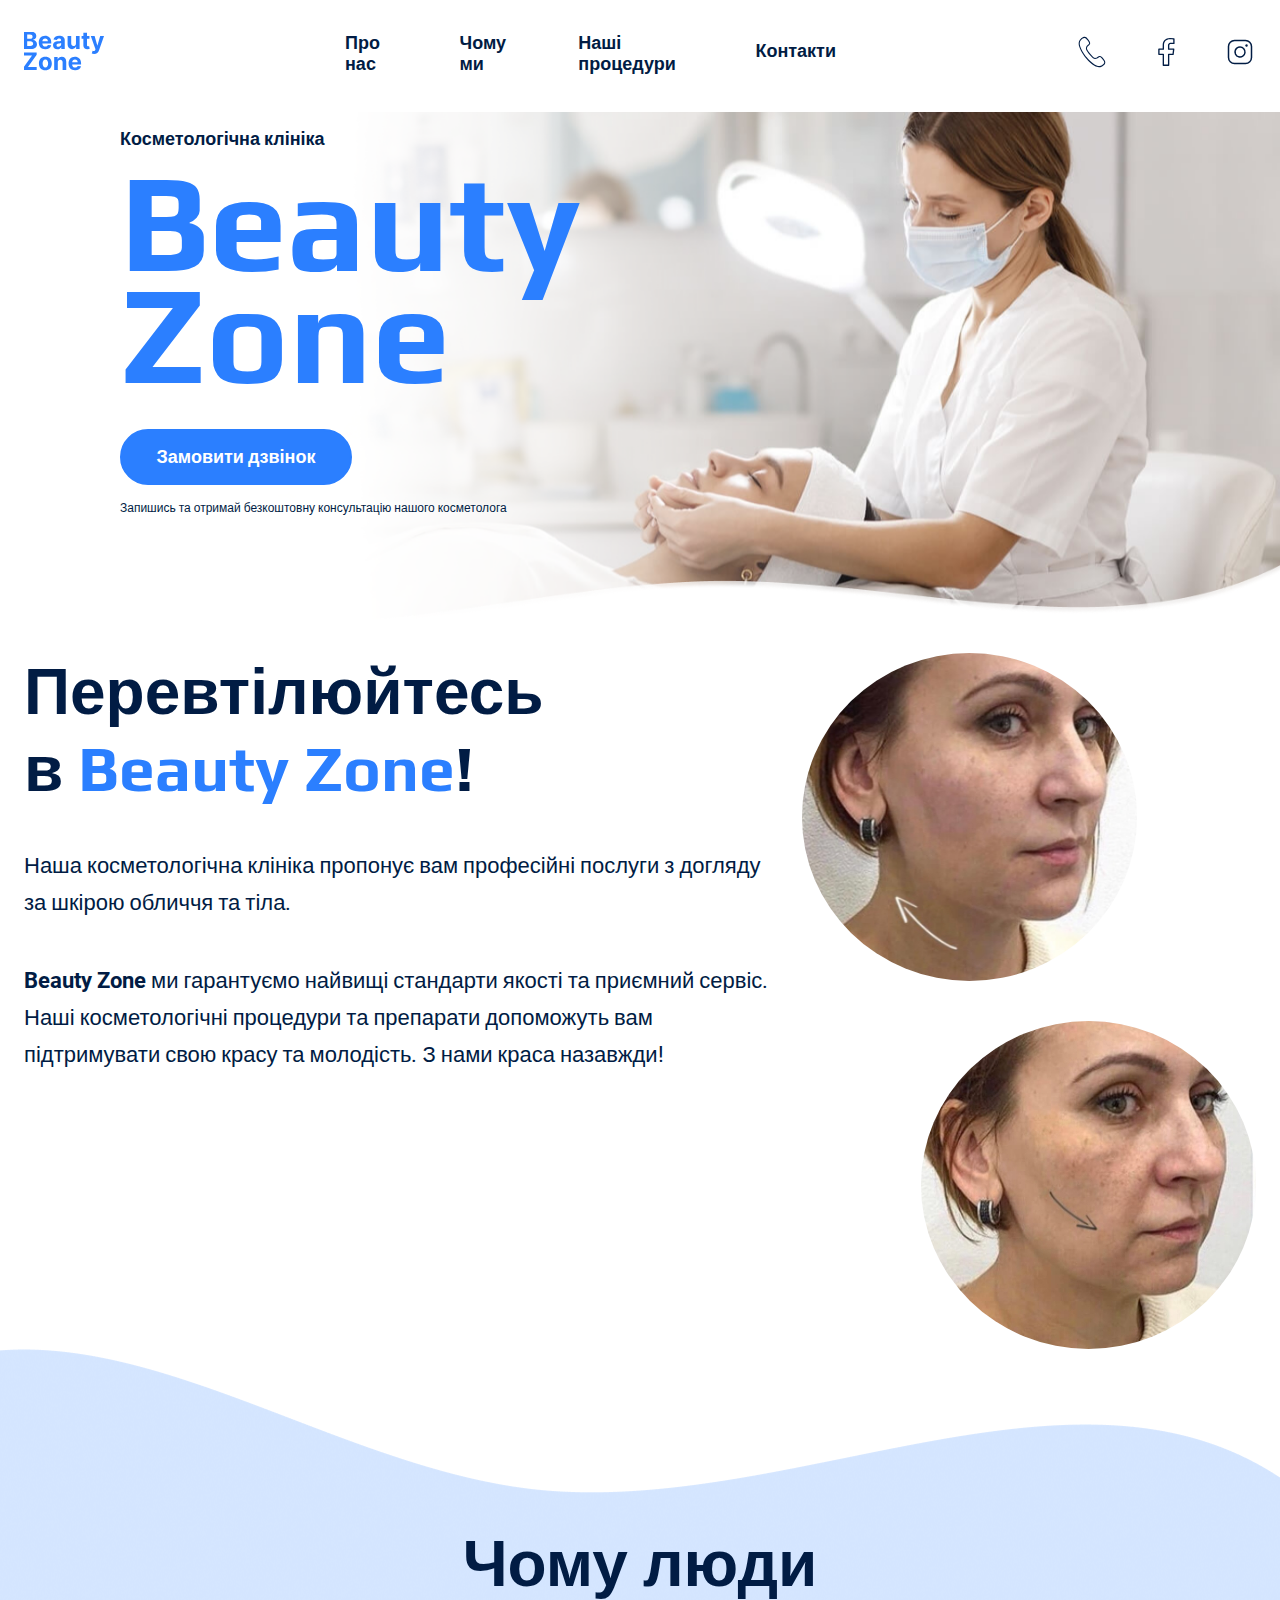
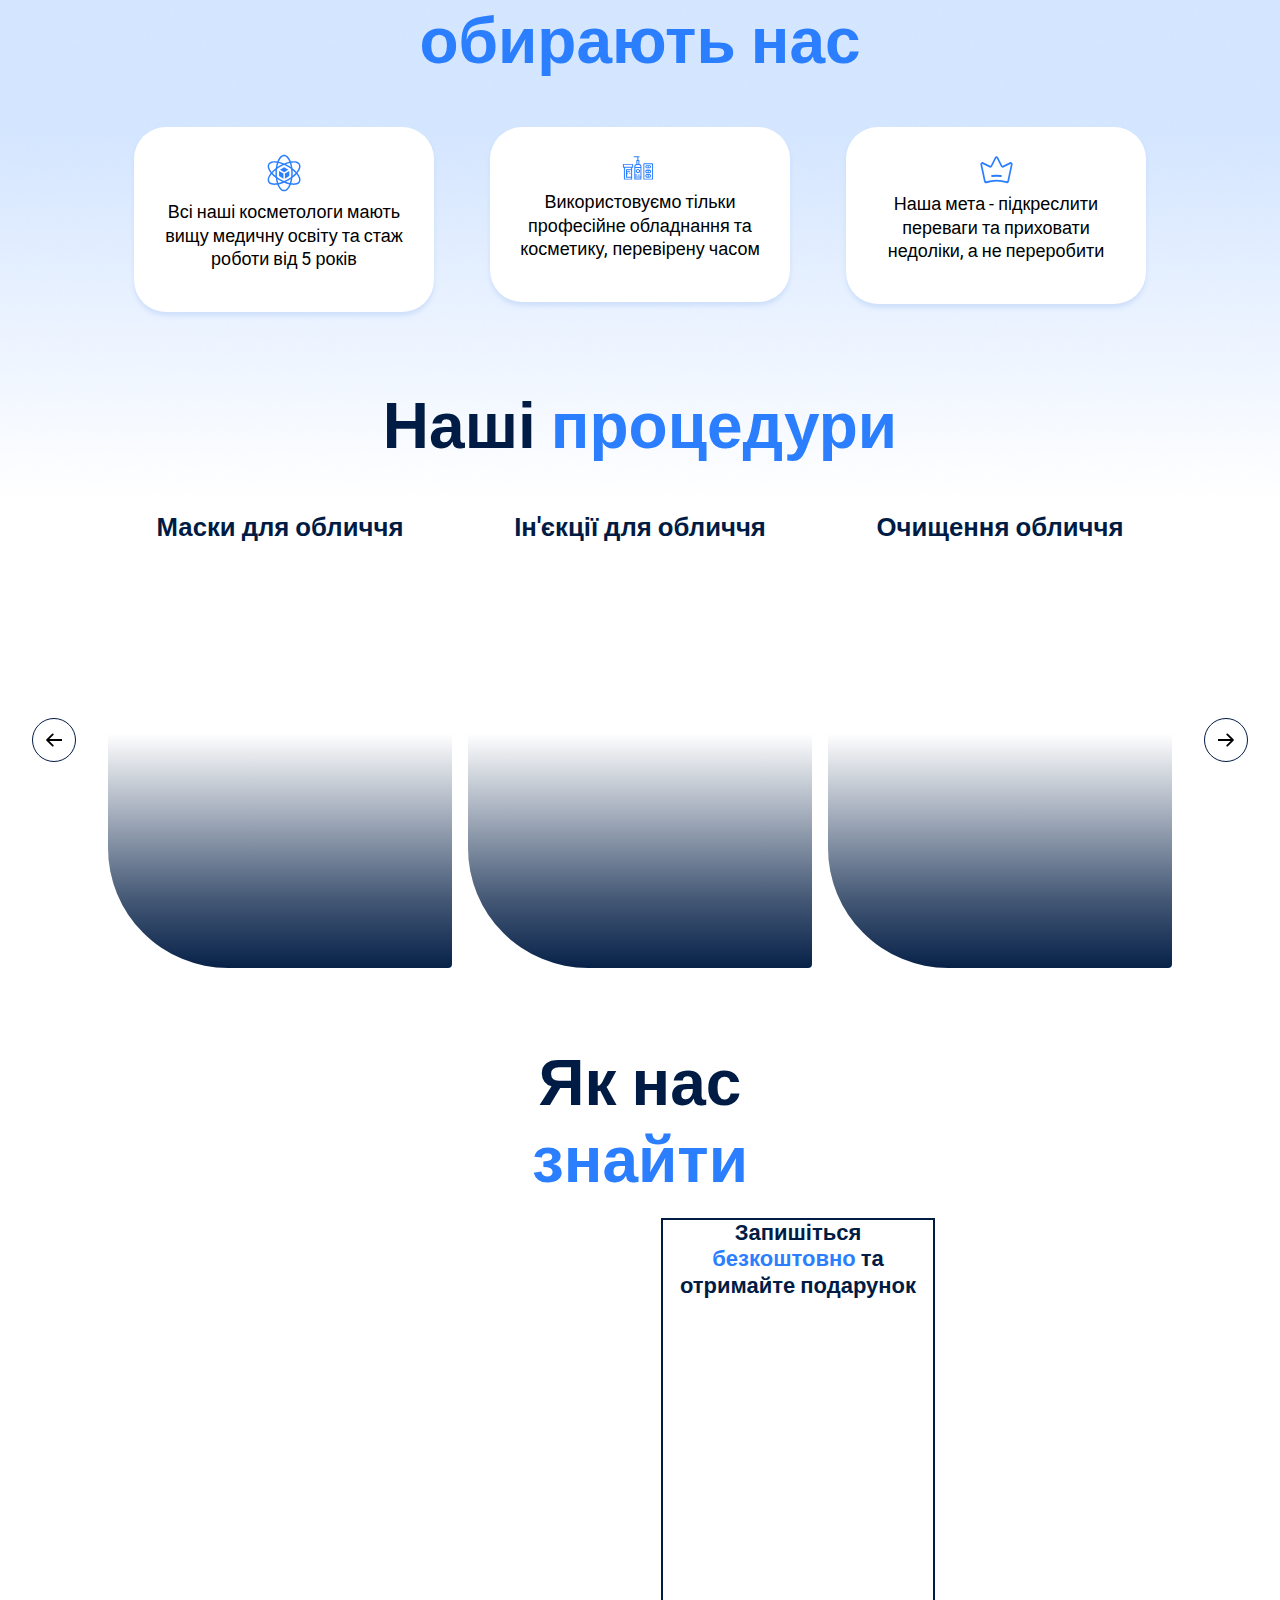
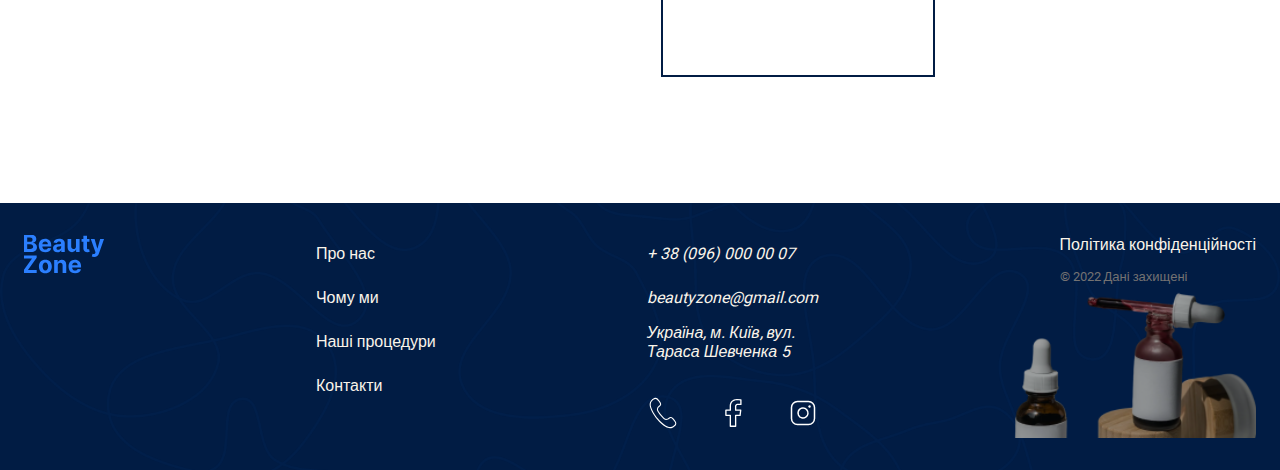
<file: homework-2/index.html>
<!DOCTYPE html>
<html lang="uk">
  <head>
    <meta charset="UTF-8" />
    <meta name="viewport" content="width=device-width, initial-scale=1.0" />
    <title>Beauty Zone</title>
    <link rel="stylesheet" href="./css/styles.css" />
  </head>
  <body>
    <header class="header">
      <div class="conteiner">
        <div class="header-conteiner">
          <nav class="header-nav">
            <a href="./index.html">
              <img src="./images/logo.svg" alt="логотип косметичного салону" />
            </a>
            <ul class="header-menu">
              <li><a class="link" href="#about-us-section">Про нас</a></li>
              <li><a class="link" href="#why-us-section"> Чому ми </a></li>
              <li>
                <a class="link" href="#procedures-section">Наші процедури </a>
              </li>
              <li><a class="link" href="#contacts-section">Контакти </a></li>
            </ul>
            <ul class="header-adress">
              <li>
                <a class="header-icon" href="#">
                  <!-- icon-telefon -->
                  <svg width="32" height="32">
                    <use href="./images/icons.svg#icon-telephon"></use>
                  </svg>
                </a>
              </li>
              <li>
                <a class="header-icon" href="#">
                  <!-- icon-faceb -->
                  <svg width="32" height="32">
                    <use href="./images/icons.svg#icon-facebook"></use>
                  </svg>
                </a>
              </li>
              <li>
                <a class="header-icon" href="#">
                  <!-- icon-insta -->
                  <svg width="32" height="32">
                    <use href="./images/icons.svg#icon-instagram"></use>
                  </svg>
                </a>
              </li>
            </ul>
          </nav>
        </div>
      </div>
    </header>
    <main>
      <section class="hero-section banner">
        <div class="conteiner hero-conteiner">
          <h3 class="hero-text">Косметологічна клініка</h3>
          <h1 class="hero-title">Beauty Zone</h1>
          <button class="button menu-btn-open" type="button">
            Замовити дзвінок
          </button>
          <p class="hero-paragraph">
            Запишись та отримай безкоштовну консультацію нашого косметолога
          </p>
        </div>
      </section>

      <div class="conteiner">
        <section id="about-us-section">
          <div class="about-us-conteiner">
            <div class="about-us-text">
              <h2 class="section-title">
                Перевтілюйтесь в <span class="title-accent">Beauty Zone</span>!
              </h2>
              <p class="about-us-paragraph">
                Наша косметологічна клініка пропонує вам професійні послуги з
                догляду за шкірою обличчя та тіла.
              </p>
              <p>
                <span class="about-us-text-accent" lang="en">Beauty Zone</span>
                ми гарантуємо найвищі стандарти якості та приємний сервіс. Наші
                косметологічні процедури та препарати допоможуть вам
                підтримувати свою красу та молодість. З нами краса назавжди!
              </p>
            </div>
            <div class="photo-woman">
              <img
                class="about-us-photo"
                src="./images/effect-to.jpeg"
                alt="фото клієнтки до виконання процедури"
              />
              <img
                class="about-us-photo"
                src="./images/effect-after.jpeg"
                alt="фото клієнтки після виконання процедури"
              />
            </div>
          </div>
        </section>
      </div>

      <div class="background">
        <section id="why-us-section">
          <div class="conteiner conteiner-why-us">
            <h2 class="section-title centered why-us-title">
              Чому люди <span class="title-accent">обирають нас</span>
            </h2>

            <div class="why-us-text">
              <ul class="whu-us-list">
                <li>
                  <article class="whu-us-card">
                    <a href="#">
                      <svg class="section-icon" width="40" height="44">
                        <use href="./images/icons.svg#icon-game"></use>
                      </svg>
                    </a>
                    <p class="text-card">
                      Всі наші косметологи мають вищу медичну освіту та стаж
                      роботи від 5 років
                    </p>
                  </article>
                </li>
                <li>
                  <article class="whu-us-card">
                    <a href="#">
                      <svg class="section-icon" width="44" height="34">
                        <use
                          href="./images/icons.svg#icon-medicinecosmetics"
                        ></use>
                      </svg>
                    </a>
                    <p class="text-card">
                      Використовуємо тільки професійне обладнання та косметику,
                      перевірену часом
                    </p>
                  </article>
                </li>
                <li>
                  <article class="whu-us-card">
                    <a href="#">
                      <svg class="section-icon" width="43" height="36">
                        <use href="./images/icons.svg#icon-crown"></use>
                      </svg>
                    </a>
                    <p class="text-card">
                      Наша мета - підкреслити переваги та приховати недоліки, а
                      не переробити
                    </p>
                  </article>
                </li>
              </ul>
            </div>
          </div>
        </section>
        <section id="procedures-section">
          <div class="conteiner conteiner-procedures">
            <h2 class="section-title centered section-title-procedures">
              Наші <span class="title-accent">процедури</span>
            </h2>
            <div class="procedures-text">
              <div class="arrow">
                <button class="carousel-button" type="button">
                  <svg class="carousel-arrow" width="16" height="16">
                    <use href="./images/icons.svg#icon-arrow"></use>
                  </svg>
                </button>
              </div>
              <ul class="procedures-list">
                <li>
                  <article class="procedures-card">
                    <h3 class="text">Маски для обличчя</h3>
                  </article>
                </li>
                <li>
                  <article class="procedures-card second">
                    <h3 class="text">Ін'єкції для обличчя</h3>
                  </article>
                </li>

                <li>
                  <article class="procedures-card third">
                    <h3 class="text">Очищення обличчя</h3>
                  </article>
                </li>
              </ul>
              <button class="carousel-button next" type="button">
                <svg class="carousel-arrow" width="16" height="16">
                  <use href="./images/icons.svg#icon-arrow"></use>
                </svg>
              </button>
            </div>
          </div>
        </section>
      </div>
      <section id="contacts-section">
        <div class="conteiner contact">
          <h2 class="section-title centered title-contact">
            Як нас <span class="title-accent">знайти</span>
          </h2>
          <div class="contact-section">
            <iframe
              class="contact-map"
              src="https://www.google.com/maps/embed?pb=!1m18!1m12!1m3!1d2540.9323900544846!2d30.515600375434236!3d50.44235998794774!2m3!1f0!2f0!3f0!3m2!1i1024!2i768!4f13.1!3m3!1m2!1s0x40d4cef8b5f6338d%3A0x25c7f06ad686451c!2z0LHRg9C70YzQstCw0YAg0KLQsNGA0LDRgdCwINCo0LXQstGH0LXQvdC60LAsIDUsINCa0LjRl9CyLCDQo9C60YDQsNGX0L3QsCwgMDIwMDA!5e0!3m2!1suk!2spl!4v1712873133795!5m2!1suk!2spl"
              width="605"
              height="481"
              style="border: 0"
              allowfullscreen=""
              loading="lazy"
              referrerpolicy="no-referrer-when-downgrade"
            ></iframe>

            <p class="contacts-text">
              Запишіться <span class="accent">безкоштовно</span> та отримайте
              подарунок
            </p>
          </div>
        </div>
      </section>
    </main>
    <footer class="footer-section">
      <div class="conteiner">
        <div class="footer-conteiner">
          <div class="footer-logo">
            <a href="/">
              <img src="./images/logo.svg" alt="логотип косметичного салону"
            /></a>
          </div>
          <nav class="footer-nav">
            <ul class="footer-menu">
              <li>
                <a class="link-footer" href="#about-us-section">Про нас</a>
              </li>
              <li>
                <a class="link-footer" href="#why-us-section"> Чому ми </a>
              </li>
              <li>
                <a class="link-footer" href="#procedures-section"
                  >Наші процедури
                </a>
              </li>
              <li>
                <a class="link-footer" href="#contacts-section">Контакти </a>
              </li>
            </ul>
          </nav>

          <address class="footer-address">
            <ul class="address-list">
              <li>
                <a class="link-footer" href="tel:+38096000007"
                  >+ 38 (096) 000 00 07
                </a>
              </li>
              <li>
                <a class="link-footer" href="mailto:beautyzone@gmail.com"
                  >beautyzone@gmail.com
                </a>
              </li>
              <li>
                <a
                  class="link-footer"
                  href="https://maps.app.goo.gl/H3iFvxBeCE4nJkWD9"
                  target="_blank"
                  >Україна, м. Київ, вул. Тараса Шевченка 5
                </a>
              </li>
            </ul>
            <ul class="footer-icons">
              <li>
                <a href="#">
                  <!-- icon-telephon -->
                  <svg class="footer-icon" width="32" height="32">
                    <use href="./images/icons.svg#icon-telephon"></use>
                  </svg>
                </a>
              </li>
              <li>
                <a href="#">
                  <!-- icon-faceb -->
                  <svg class="footer-icon" width="32" height="32">
                    <use href="./images/icons.svg#icon-facebook"></use>
                  </svg>
                </a>
              </li>
              <li>
                <a href="#">
                  <!-- icon-insta -->
                  <svg class="footer-icon" width="32" height="32">
                    <use href="./images/icons.svg#icon-instagram"></use>
                  </svg>
                </a>
              </li>
            </ul>
          </address>
          <div class="address-info">
            <a class="link-footer" href="#" target="_blank"
              >Політика конфіденційності</a
            >
            <p class="securety-footer">&copy; 2022 Дані захищені</p>
          </div>
        </div>
      </div>
    </footer>
    <div class="backdrop is-hidden">
      <div class="modal">
        <button class="menu-btn-close" type="button">Close</button>
      </div>
    </div>
    <script src="./js/modal-menu.js"></script>
  </body>
</html>
</file>
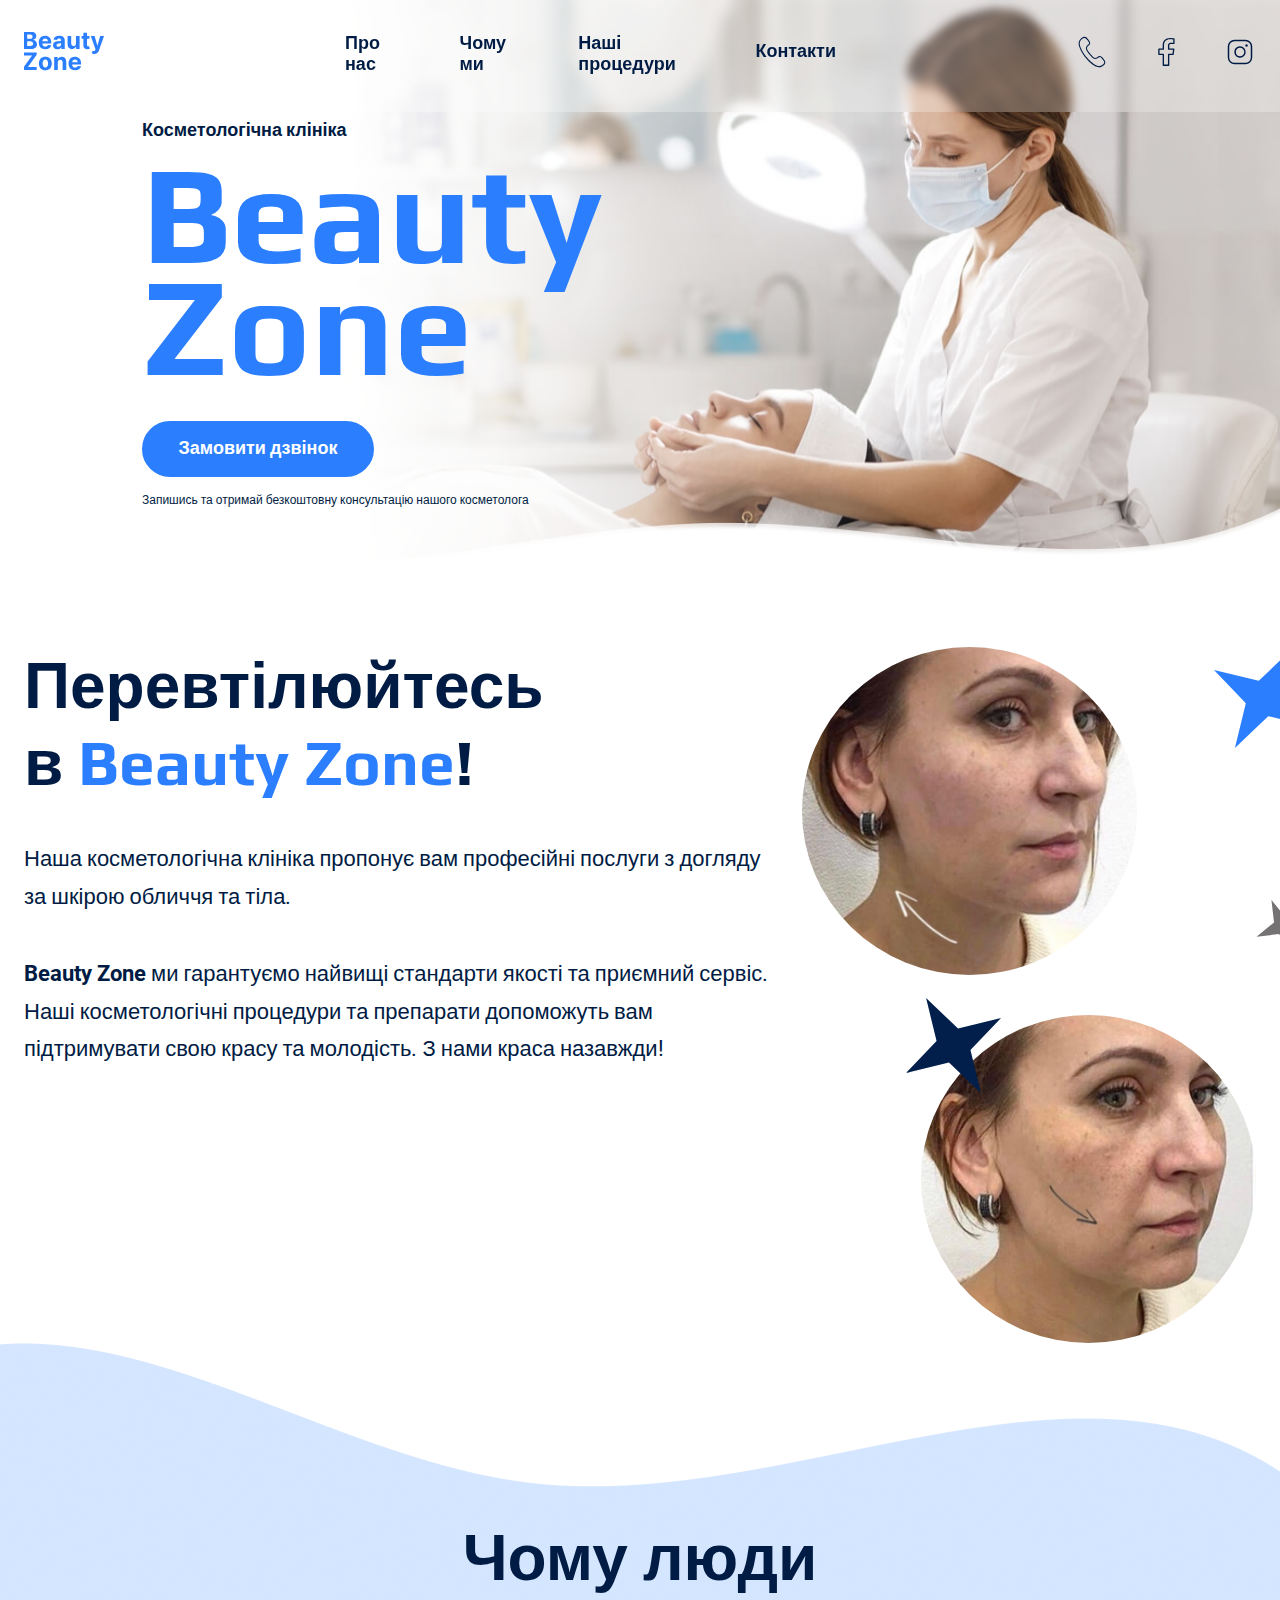
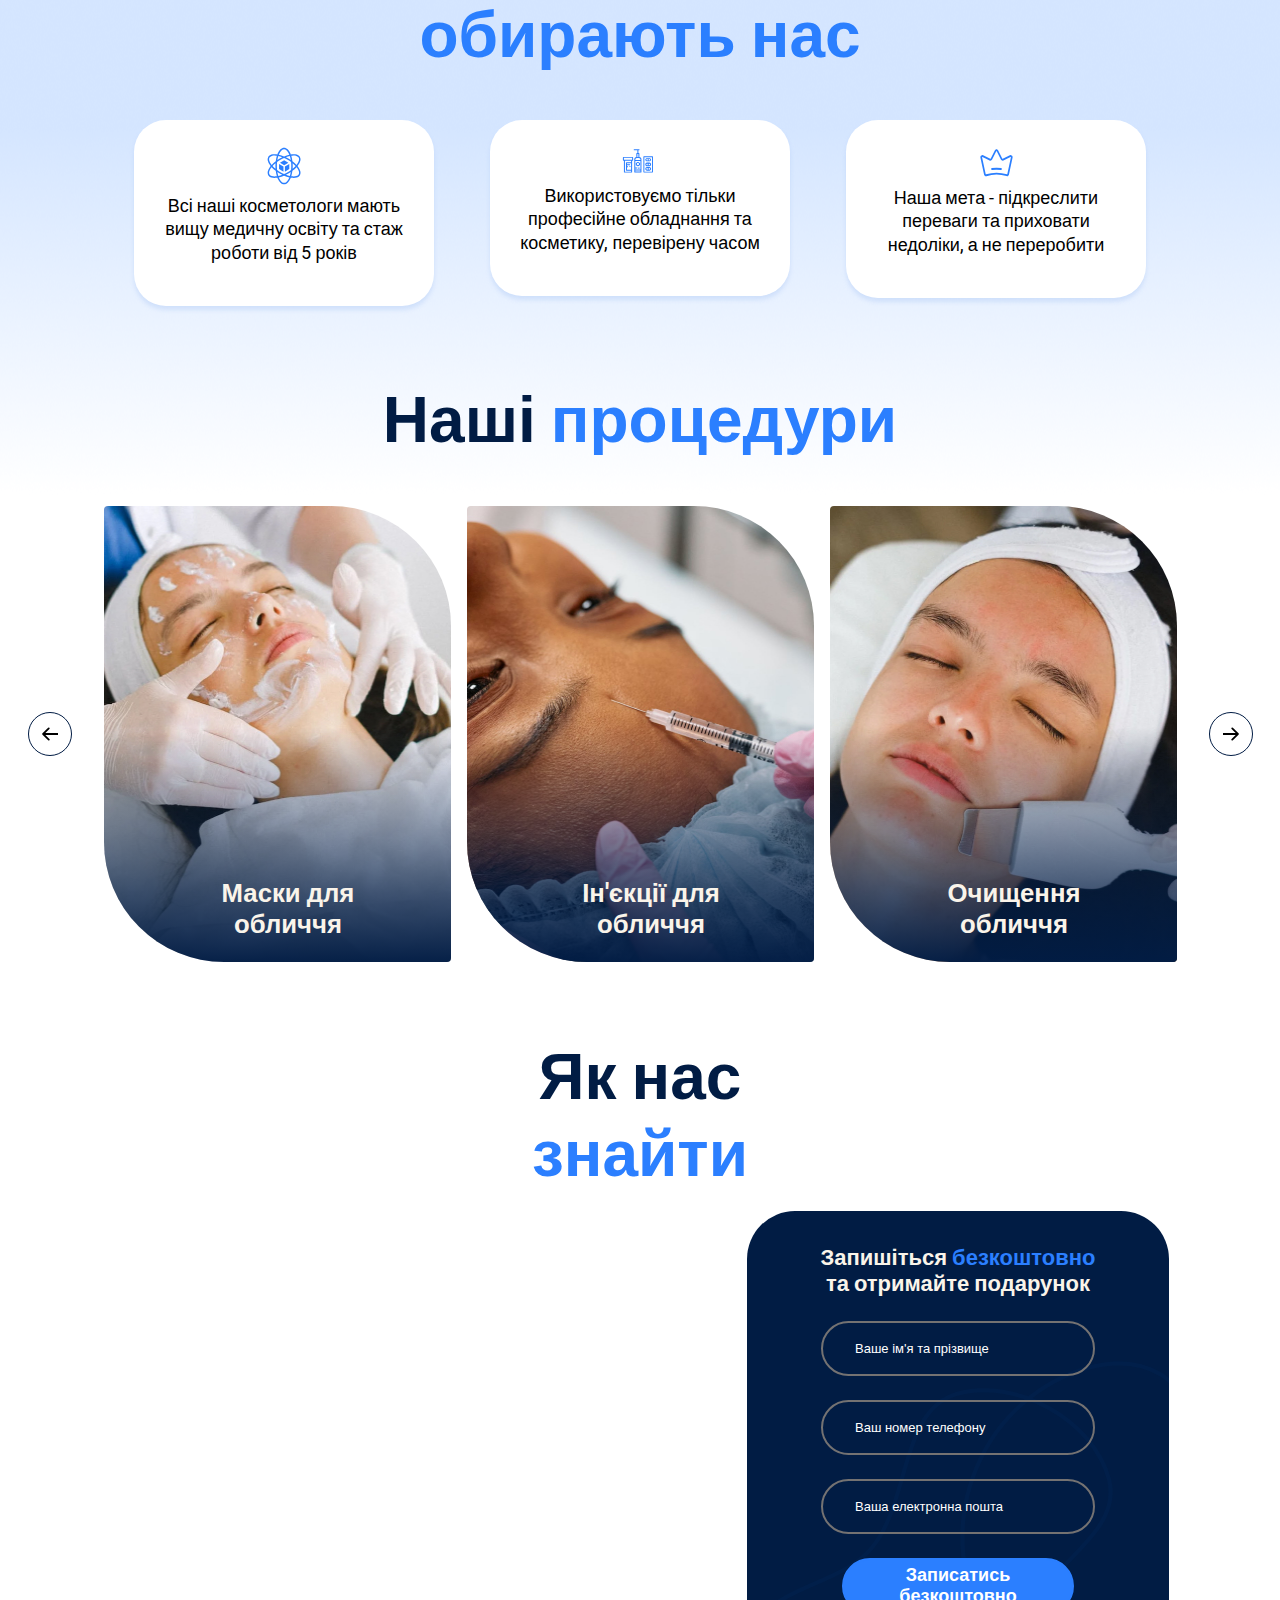
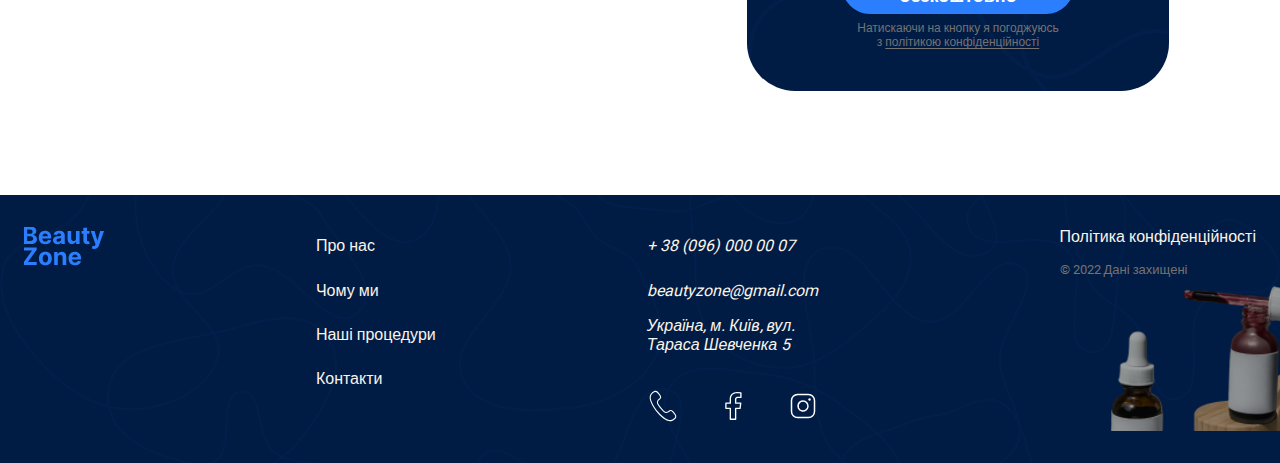
<file: homework-3/index.html>
<!DOCTYPE html>
<html lang="uk">
  <head>
    <meta charset="UTF-8" />
    <meta name="viewport" content="width=device-width, initial-scale=1.0" />
    <title>Beauty Zone</title>
    <link rel="stylesheet" href="./css/styles.css" />
  </head>
  <body>
    <header class="header">
      <div class="conteiner">
        <div class="header-conteiner">
          <nav class="header-nav">
            <a href="./index.html">
              <img src="./images/logo.svg" alt="логотип косметичного салону" />
            </a>
            <ul class="header-menu">
              <li><a class="link" href="#about-us-section">Про нас</a></li>
              <li><a class="link" href="#why-us-section"> Чому ми </a></li>
              <li>
                <a class="link" href="#procedures-section">Наші процедури </a>
              </li>
              <li><a class="link" href="#contacts-section">Контакти </a></li>
            </ul>
            <ul class="header-adress">
              <li>
                <a class="header-icon" href="#">
                  <!-- icon-telefon -->
                  <svg width="32" height="32">
                    <use href="./images/icons.svg#icon-telephon"></use>
                  </svg>
                </a>
              </li>
              <li>
                <a class="header-icon" href="#">
                  <!-- icon-faceb -->
                  <svg width="32" height="32">
                    <use href="./images/icons.svg#icon-facebook"></use>
                  </svg>
                </a>
              </li>
              <li>
                <a class="header-icon" href="#">
                  <!-- icon-insta -->
                  <svg width="32" height="32">
                    <use href="./images/icons.svg#icon-instagram"></use>
                  </svg>
                </a>
              </li>
            </ul>
          </nav>
        </div>
      </div>
    </header>
    <main>
      <section class="hero-section banner">
        <div class="conteiner hero-conteiner">
          <h3 class="hero-text">Косметологічна клініка</h3>
          <h1 class="hero-title">Beauty Zone</h1>
          <button class="button menu-btn-open" type="button">
            Замовити дзвінок
          </button>
          <p class="hero-paragraph">
            Запишись та отримай безкоштовну консультацію нашого косметолога
          </p>
        </div>
      </section>

      <div class="conteiner">
        <section id="about-us-section">
          <div class="about-us-conteiner">
            <div class="about-us-text">
              <h2 class="section-title">
                Перевтілюйтесь в <span class="title-accent">Beauty Zone</span>!
              </h2>
              <p class="about-us-paragraph">
                Наша косметологічна клініка пропонує вам професійні послуги з
                догляду за шкірою обличчя та тіла.
              </p>
              <p>
                <span class="about-us-text-accent" lang="en">Beauty Zone</span>
                ми гарантуємо найвищі стандарти якості та приємний сервіс. Наші
                косметологічні процедури та препарати допоможуть вам
                підтримувати свою красу та молодість. З нами краса назавжди!
              </p>
            </div>
            <div class="photo-woman">
              <svg class="first-icon-star" width="64" height="64">
                <use href="./images/icons.svg#icon-star-first"></use>
              </svg>
              <svg class="second-icon-star" width="40" height="40">
                <use href="./images/icons.svg#icon-star-second"></use>
              </svg>
              <svg class="third-icon-star" width="16" height="16">
                <use href="./images/icons.svg#icon-star-third"></use>
              </svg>
              <img
                class="about-us-photo"
                src="./images/effect-to.jpeg"
                alt="фото клієнтки до виконання процедури"
              />
              <img
                class="about-us-photo second-photo"
                src="./images/effect-after.jpeg"
                alt="фото клієнтки після виконання процедури"
              />
            </div>
          </div>
        </section>
      </div>

      <div class="background">
        <section id="why-us-section">
          <div class="conteiner conteiner-why-us">
            <h2 class="section-title centered why-us-title">
              Чому люди <span class="title-accent">обирають нас</span>
            </h2>

            <div class="why-us-text">
              <ul class="whu-us-list">
                <li>
                  <article class="whu-us-card">
                    <a href="#">
                      <svg class="section-icon" width="40" height="44">
                        <use href="./images/icons.svg#icon-game"></use>
                      </svg>
                    </a>
                    <p class="text-card">
                      Всі наші косметологи мають вищу медичну освіту та стаж
                      роботи від 5 років
                    </p>
                  </article>
                </li>
                <li>
                  <article class="whu-us-card">
                    <a href="#">
                      <svg class="section-icon" width="44" height="34">
                        <use
                          href="./images/icons.svg#icon-medicinecosmetics"
                        ></use>
                      </svg>
                    </a>
                    <p class="text-card">
                      Використовуємо тільки професійне обладнання та косметику,
                      перевірену часом
                    </p>
                  </article>
                </li>
                <li>
                  <article class="whu-us-card">
                    <a href="#">
                      <svg class="section-icon" width="43" height="36">
                        <use href="./images/icons.svg#icon-crown"></use>
                      </svg>
                    </a>
                    <p class="text-card">
                      Наша мета - підкреслити переваги та приховати недоліки, а
                      не переробити
                    </p>
                  </article>
                </li>
              </ul>
            </div>
          </div>
        </section>
        <section id="procedures-section">
          <div class="conteiner conteiner-procedures">
            <h2 class="section-title centered section-title-procedures">
              Наші <span class="title-accent">процедури</span>
            </h2>
            <div class="procedures-text">
              <div class="arrow">
                <button class="carousel-button" type="button">
                  <svg class="carousel-arrow" width="16" height="16">
                    <use href="./images/icons.svg#icon-arrow"></use>
                  </svg>
                </button>
              </div>
              <ul class="procedures-list">
                <li>
                  <article class="procedures-card">
                    <h3 class="text">Маски для обличчя</h3>
                    <img
                      class="procedures-first-mask"
                      src="./images/first-mask.jpg"
                      alt="first-mask"
                    />
                  </article>
                </li>
                <li>
                  <article class="procedures-card">
                    <h3 class="text">Ін'єкції для обличчя</h3>
                    <img
                      class="procedures-second-mask"
                      src="./images/second-mask.jpg"
                      alt="second-mask"
                    />
                  </article>
                </li>

                <li>
                  <article class="procedures-card">
                    <h3 class="text">Очищення обличчя</h3>
                    <img
                      class="procedures-third-mask"
                      src="./images/third-mask.jpg"
                      alt="third-mask"
                    />
                  </article>
                </li>
              </ul>
              <button class="carousel-button next" type="button">
                <svg class="carousel-arrow" width="16" height="16">
                  <use href="./images/icons.svg#icon-arrow"></use>
                </svg>
              </button>
            </div>
          </div>
        </section>
      </div>
      <section id="contacts-section">
        <div class="conteiner contact">
          <h2 class="section-title centered title-contact">
            Як нас <span class="title-accent">знайти</span>
          </h2>
          <div class="contact-section">
            <iframe
              class="contact-map"
              src="https://www.google.com/maps/embed?pb=!1m18!1m12!1m3!1d2540.9323900544846!2d30.515600375434236!3d50.44235998794774!2m3!1f0!2f0!3f0!3m2!1i1024!2i768!4f13.1!3m3!1m2!1s0x40d4cef8b5f6338d%3A0x25c7f06ad686451c!2z0LHRg9C70YzQstCw0YAg0KLQsNGA0LDRgdCwINCo0LXQstGH0LXQvdC60LAsIDUsINCa0LjRl9CyLCDQo9C60YDQsNGX0L3QsCwgMDIwMDA!5e0!3m2!1suk!2spl!4v1712873133795!5m2!1suk!2spl"
              width="605"
              height="481"
              style="border: 0"
              allowfullscreen=""
              loading="lazy"
              referrerpolicy="no-referrer-when-downgrade"
            ></iframe>
            <div class="contact-form">
              <p class="contacts-text">
                Запишіться <span class="accent">безкоштовно</span><br />
                та отримайте подарунок
              </p>
              <form name="contact-form" autocomplete="off">
                <div class="form-field">
                  <label class="form-label visibility-hidden" for="user-name"
                    >Ваше ім'я та прізвище</label
                  >
                  <input
                    class="form-input"
                    type="text"
                    id="user-name"
                    name="user-name"
                    placeholder="Ваше ім'я та прізвище"
                  />
                </div>
                <div class="form-field">
                  <label class="form-label visibility-hidden" for="user-tel"
                    >Ваш номер телефону</label
                  >
                  <input
                    class="form-input"
                    type="tel"
                    id="user-tel"
                    name="user-tel"
                    placeholder="Ваш номер телефону"
                  />
                </div>
                <div class="form-field">
                  <label class="form-label visibility-hidden" for="user-email"
                    >Ваша електронна пошта</label
                  >
                  <input
                    class="form-input"
                    type="email"
                    id="user-email"
                    name="user-email"
                    placeholder="Ваша електронна пошта"
                  />
                </div>
                <div class="contacts-form">
                  <button type="submit" class="button modal-button">
                    Записатись безкоштовно
                  </button>
                  <p class="form-terms">
                    Натискаючи на кнопку я погоджуюсь з
                    <a class="form-terms-link" href="#"
                      >політикою конфіденційності</a
                    >
                  </p>
                </div>
              </form>
            </div>
          </div>
        </div>
      </section>
    </main>
    <footer class="footer-section">
      <div class="conteiner">
        <div class="footer-conteiner">
          <div class="footer-logo">
            <a href="/">
              <img src="./images/logo.svg" alt="логотип косметичного салону"
            /></a>
          </div>
          <nav class="footer-nav">
            <ul class="footer-menu">
              <li>
                <a class="link-footer" href="#about-us-section">Про нас</a>
              </li>
              <li>
                <a class="link-footer" href="#why-us-section"> Чому ми </a>
              </li>
              <li>
                <a class="link-footer" href="#procedures-section"
                  >Наші процедури
                </a>
              </li>
              <li>
                <a class="link-footer" href="#contacts-section">Контакти </a>
              </li>
            </ul>
          </nav>

          <address class="footer-address">
            <ul class="address-list">
              <li>
                <a class="link-footer" href="tel:+38096000007"
                  >+ 38 (096) 000 00 07
                </a>
              </li>
              <li>
                <a class="link-footer" href="mailto:beautyzone@gmail.com"
                  >beautyzone@gmail.com
                </a>
              </li>
              <li>
                <a
                  class="link-footer"
                  href="https://maps.app.goo.gl/H3iFvxBeCE4nJkWD9"
                  target="_blank"
                  >Україна, м. Київ, вул. Тараса Шевченка 5
                </a>
              </li>
            </ul>
            <ul class="footer-icons">
              <li>
                <a href="#">
                  <!-- icon-telephon -->
                  <svg class="footer-icon" width="32" height="32">
                    <use href="./images/icons.svg#icon-telephon"></use>
                  </svg>
                </a>
              </li>
              <li>
                <a href="#">
                  <!-- icon-faceb -->
                  <svg class="footer-icon" width="32" height="32">
                    <use href="./images/icons.svg#icon-facebook"></use>
                  </svg>
                </a>
              </li>
              <li>
                <a href="#">
                  <!-- icon-insta -->
                  <svg class="footer-icon" width="32" height="32">
                    <use href="./images/icons.svg#icon-instagram"></use>
                  </svg>
                </a>
              </li>
            </ul>
          </address>
          <div class="address-info">
            <a class="link-footer" href="#" target="_blank"
              >Політика конфіденційності</a
            >
            <p class="securety-footer">&copy; 2022 Дані захищені</p>
          </div>
        </div>
      </div>
    </footer>
    <div class="backdrop is-hidden">
      <div class="modal">
        <button class="menu-btn-close" type="button">Close</button>
        <h2 class="modal-coll-title">Замовити дзвінок</h2>
        <p class="modal-coll-text">
          Запишіться <span class="accent-modal">безкоштовно </span> та отримайте
          подарунок
        </p>
        <form name="modal-form" autocomplete="off">
          <div class="form-field">
            <label class="form-label visibility-hidden" for="user-name"
              >Ваше ім'я та прізвище</label
            >
            <input
              class="form-input"
              type="text"
              id="user-name"
              name="user-name"
              placeholder="Ваше ім'я та прізвище"
              pattern="^[Є-ЯҐа-їґ]+\s[Є-ЯҐа-їґ]+$"
              required
            />
          </div>
          <div class="form-field">
            <label class="form-label visibility-hidden" for="user-tel"
              >Ваш номер телефону</label
            >
            <input
              class="form-input"
              type="tel"
              id="user-tel"
              name="user-tel"
              placeholder="Ваш номер телефону"
              pattern="^\[0-9]{12}"
              required
            />
          </div>
          <div class="form-field">
            <label class="form-label visibility-hidden" for="user-email"
              >Ваша електронна пошта</label
            >
            <input
              class="form-input"
              type="email"
              id="user-email"
              name="user-email"
              placeholder="Ваша електронна пошта"
              pattern="[a-z0-9._%+-]+@[a-z0-9.-]+\.[a-z]{2,}$"
              required
            />
          </div>
          <div class="contacts-form">
            <button type="submit" class="button modal-button">
              Записатись безкоштовно
            </button>
            <p class="form-terms">
              Натискаючи на кнопку я погоджуюсь з
              <a class="form-terms-link" href="#">політикою конфіденційності</a>
            </p>
          </div>
        </form>
      </div>
    </div>
    <script src="./js/modal-menu.js"></script>
  </body>
</html>
</file>
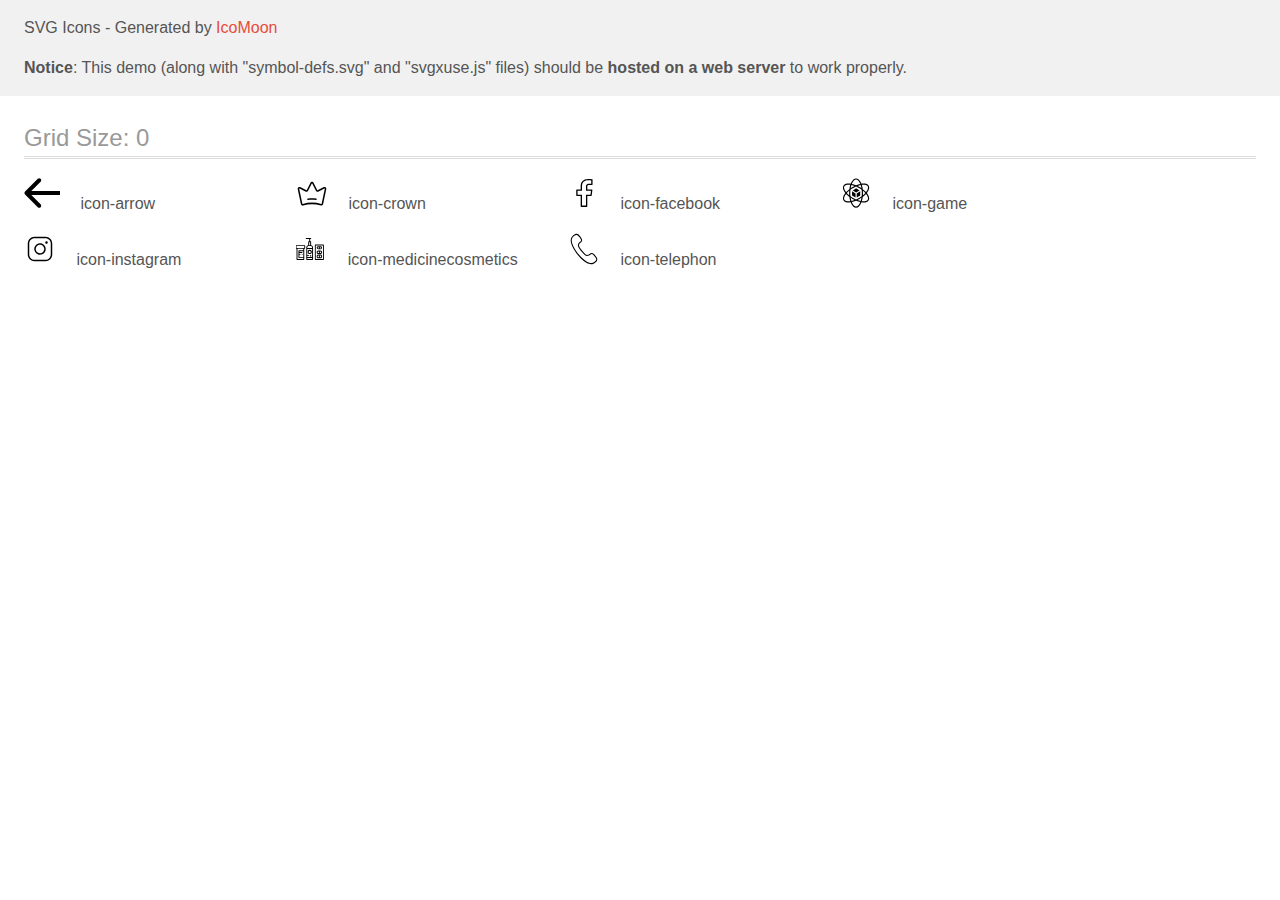
<file: homework-2/icomoon/demo-external-svg.html>
<!doctype html>
<html>
<head>
    <title>IcoMoon - SVG Icons</title>
    <meta charset="utf-8">
    <meta name="viewport" content="width=device-width, initial-scale=1">
    <link rel="stylesheet" href="demo-files/demo.css">
    <link rel="stylesheet" href="style.css">
</head>
<body>
<header class="bgc1 clearfix">
<div class="mhl">
    <p>SVG Icons - Generated by <a href="https://icomoon.io/app">IcoMoon</a></p><p><strong>Notice</strong>: This demo (along with "symbol-defs.svg" and "svgxuse.js" files) should be <b>hosted on a web server</b> to work properly.</p>
</div>
</header>
    <div class="clearfix mhl ptl">
        <h1 class="mvm mtn fgc1">Grid Size: 0</h1>
        <div class="glyph fs1">
            <div class="clearfix pbs">
                <svg class="icon icon-arrow"><use xlink:href="symbol-defs.svg#icon-arrow"></use></svg><span class="name"> icon-arrow</span>
            </div>
        </div>
        <div class="glyph fs1">
            <div class="clearfix pbs">
                <svg class="icon icon-crown"><use xlink:href="symbol-defs.svg#icon-crown"></use></svg><span class="name"> icon-crown</span>
            </div>
        </div>
        <div class="glyph fs1">
            <div class="clearfix pbs">
                <svg class="icon icon-facebook"><use xlink:href="symbol-defs.svg#icon-facebook"></use></svg><span class="name"> icon-facebook</span>
            </div>
        </div>
        <div class="glyph fs1">
            <div class="clearfix pbs">
                <svg class="icon icon-game"><use xlink:href="symbol-defs.svg#icon-game"></use></svg><span class="name"> icon-game</span>
            </div>
        </div>
        <div class="glyph fs1">
            <div class="clearfix pbs">
                <svg class="icon icon-instagram"><use xlink:href="symbol-defs.svg#icon-instagram"></use></svg><span class="name"> icon-instagram</span>
            </div>
        </div>
        <div class="glyph fs1">
            <div class="clearfix pbs">
                <svg class="icon icon-medicinecosmetics"><use xlink:href="symbol-defs.svg#icon-medicinecosmetics"></use></svg><span class="name"> icon-medicinecosmetics</span>
            </div>
        </div>
        <div class="glyph fs1">
            <div class="clearfix pbs">
                <svg class="icon icon-telephon"><use xlink:href="symbol-defs.svg#icon-telephon"></use></svg><span class="name"> icon-telephon</span>
            </div>
        </div>
  </div>
<script defer src="svgxuse.js"></script>
</body>
</html>
</file>
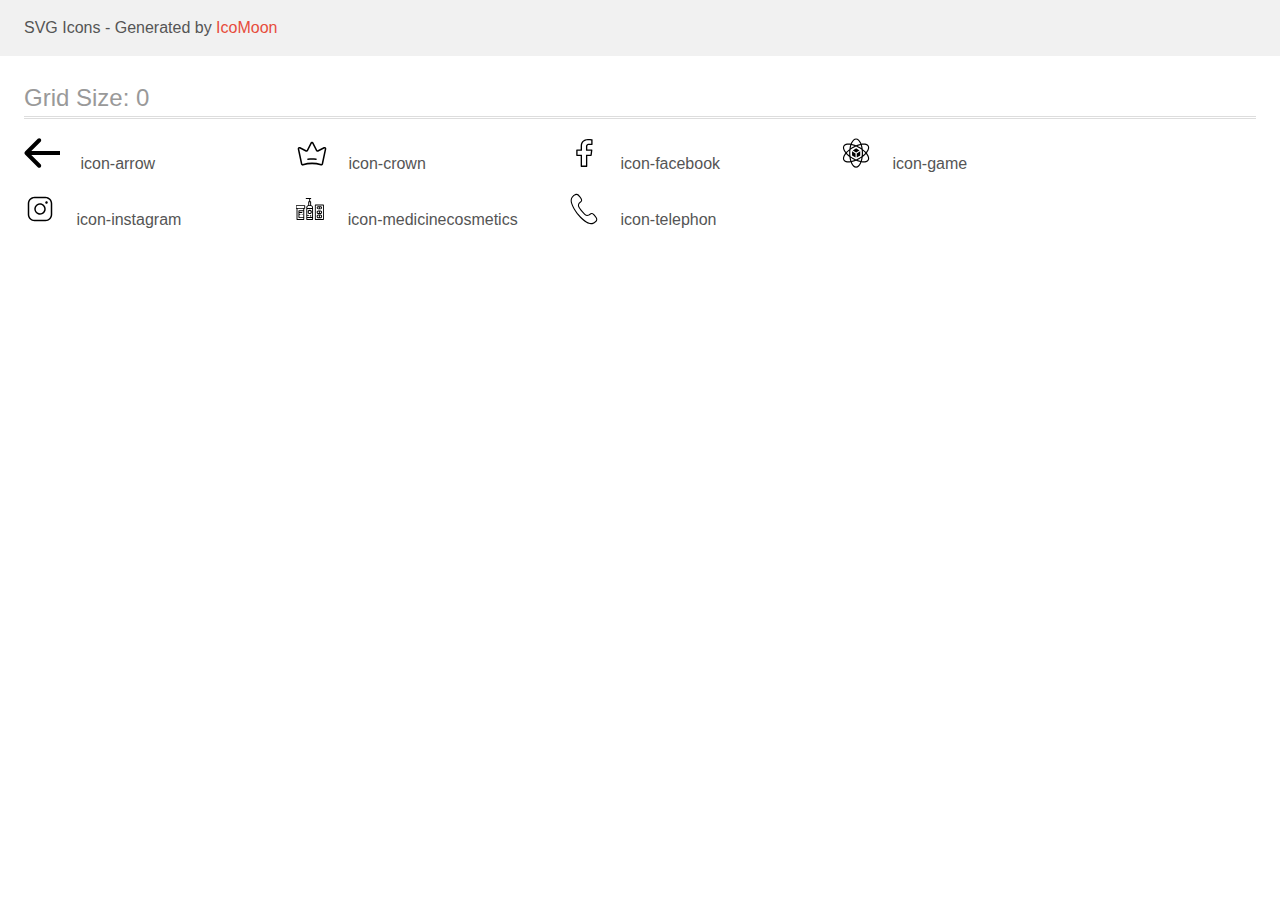
<file: homework-2/icomoon/demo.html>
<!doctype html>
<html>
<head>
    <title>IcoMoon - SVG Icons</title>
    <meta charset="utf-8">
    <meta name="viewport" content="width=device-width, initial-scale=1">
    <link rel="stylesheet" href="demo-files/demo.css">
    <link rel="stylesheet" href="style.css">
</head>
<body>
<svg aria-hidden="true" style="position: absolute; width: 0; height: 0; overflow: hidden;" version="1.1" xmlns="http://www.w3.org/2000/svg" xmlns:xlink="http://www.w3.org/1999/xlink">
<defs>
<symbol id="icon-arrow" viewBox="0 0 36 32">
<path d="M1.062 17.414c-0.781-0.781-0.781-2.047 0-2.828l12.728-12.728c0.781-0.781 2.047-0.781 2.828 0s0.781 2.047 0 2.828l-11.314 11.314 11.314 11.314c0.781 0.781 0.781 2.047 0 2.828s-2.047 0.781-2.828 0l-12.728-12.728zM36 18h-33.524v-4h33.524v4z"></path>
</symbol>
<symbol id="icon-crown" viewBox="0 0 32 32">
<path d="M29.687 10.326c-0.253-0.229-0.559-0.376-0.883-0.425s-0.655 0.003-0.954 0.15l-6.312 3.080c-0.028 0.017-0.058 0.027-0.090 0.031s-0.063 0-0.094-0.010c-0.030-0.010-0.058-0.027-0.083-0.049s-0.044-0.050-0.059-0.081l-3.688-7.287c-0.15-0.301-0.37-0.553-0.638-0.728s-0.575-0.268-0.887-0.268c-0.312 0-0.618 0.092-0.887 0.268s-0.489 0.427-0.638 0.728l-3.687 7.287c-0.014 0.031-0.034 0.059-0.059 0.081s-0.052 0.039-0.083 0.049c-0.030 0.010-0.062 0.014-0.094 0.010s-0.062-0.014-0.090-0.031l-6.313-3.080c-0.298-0.149-0.628-0.202-0.953-0.155s-0.631 0.194-0.883 0.423-0.442 0.532-0.546 0.873c-0.104 0.342-0.119 0.708-0.043 1.059l3.188 14.891c0.054 0.252 0.154 0.489 0.293 0.697s0.316 0.383 0.519 0.513c0.267 0.18 0.574 0.275 0.888 0.275 0.16-0.002 0.32-0.025 0.475-0.069 5.827-1.773 11.983-1.778 17.812-0.014 0.227 0.072 0.466 0.093 0.701 0.061s0.461-0.116 0.666-0.247 0.383-0.306 0.524-0.516c0.141-0.209 0.242-0.447 0.297-0.701l3.175-14.891c0.079-0.348 0.067-0.713-0.034-1.054s-0.289-0.643-0.541-0.871zM28.812 11.866l-3.188 14.891c-0.017 0.072-0.057 0.136-0.112 0.179-0.062 0.033-0.132 0.043-0.2 0.028-6.094-1.852-12.531-1.852-18.625 0-0.033 0.010-0.067 0.013-0.101 0.008s-0.066-0.017-0.096-0.037c-0.029-0.019-0.055-0.045-0.075-0.076s-0.034-0.065-0.041-0.102l-3.188-14.891c-0.007-0.041-0.006-0.083 0.003-0.124s0.026-0.079 0.050-0.111c0.024-0.033 0.054-0.059 0.088-0.078s0.071-0.029 0.109-0.030l0.1 0.028 6.325 3.094c0.399 0.198 0.851 0.222 1.266 0.069s0.762-0.472 0.972-0.894l3.688-7.287c0.020-0.043 0.050-0.080 0.088-0.106s0.081-0.039 0.125-0.039c0.044 0 0.087 0.014 0.125 0.039s0.068 0.062 0.088 0.106l3.687 7.287c0.21 0.422 0.557 0.742 0.972 0.894s0.867 0.128 1.266-0.069l6.325-3.094c0.043-0.021 0.090-0.028 0.137-0.021s0.090 0.029 0.126 0.062c0.037 0.032 0.064 0.075 0.080 0.124s0.018 0.101 0.008 0.151zM20.75 22.316c-0.021 0.203-0.109 0.391-0.247 0.527s-0.317 0.213-0.503 0.215h-0.075c-2.61-0.289-5.24-0.289-7.85 0-0.197 0.023-0.395-0.041-0.549-0.177s-0.254-0.335-0.276-0.552c-0.018-0.218 0.043-0.435 0.169-0.605s0.308-0.278 0.506-0.302c2.709-0.316 5.441-0.316 8.15 0 0.196 0.024 0.375 0.131 0.501 0.297s0.188 0.38 0.174 0.596z"></path>
</symbol>
<symbol id="icon-facebook" viewBox="0 0 32 32">
<path d="M23.987 2.128c-1.345-0.143-2.697-0.212-4.049-0.208-4.484 0-7.271 2.856-7.271 7.453v3.121h-3.767c-0.177 0-0.346 0.070-0.471 0.195s-0.195 0.295-0.195 0.471v5.133c0 0.177 0.070 0.346 0.195 0.471s0.295 0.195 0.471 0.195h3.767v10.293c0 0.177 0.070 0.346 0.195 0.471s0.295 0.195 0.471 0.195h5.304c0.177 0 0.346-0.070 0.471-0.195s0.195-0.295 0.195-0.471v-10.293h3.755c0.162 0 0.318-0.059 0.44-0.165s0.2-0.254 0.221-0.415l0.663-5.133c0.012-0.094 0.005-0.19-0.023-0.28s-0.074-0.175-0.137-0.246c-0.063-0.071-0.14-0.128-0.226-0.168s-0.18-0.059-0.275-0.059h-4.417v-2.612c0-1.293 0.26-1.833 1.877-1.833h2.719c0.177 0 0.346-0.070 0.471-0.195s0.195-0.295 0.195-0.471v-4.593c0-0.162-0.059-0.318-0.165-0.44s-0.254-0.2-0.415-0.221zM23.233 6.715l-2.053 0.001c-2.876 0-3.209 1.808-3.209 3.167v3.28c0 0.177 0.070 0.346 0.195 0.471s0.294 0.195 0.471 0.196h4.328l-0.492 3.8h-3.835c-0.177 0-0.346 0.070-0.471 0.195s-0.195 0.295-0.195 0.471v10.291h-3.971v-10.291c0-0.177-0.070-0.346-0.195-0.471s-0.295-0.195-0.471-0.195h-3.765v-3.8h3.765c0.177 0 0.346-0.070 0.471-0.195s0.195-0.295 0.195-0.471v-3.789c0-3.832 2.22-6.12 5.937-6.12 1.345 0 2.56 0.073 3.296 0.137v3.324z"></path>
</symbol>
<symbol id="icon-game" viewBox="0 0 32 32">
<path d="M16.061 1.4c-1.050 0-2.031 0.478-2.867 1.261s-1.551 1.874-2.148 3.195c-0.125 0.277-0.244 0.564-0.359 0.861-0.308-0.049-0.617-0.089-0.927-0.12-0.361-0.036-0.712-0.058-1.054-0.066-1.026-0.024-1.964 0.080-2.786 0.329-1.096 0.332-2 0.943-2.525 1.852s-0.601 1.998-0.341 3.113c0.26 1.115 0.847 2.28 1.693 3.457 0.178 0.247 0.367 0.494 0.567 0.742-0.196 0.242-0.385 0.489-0.566 0.741-0.846 1.177-1.433 2.342-1.693 3.457s-0.184 2.204 0.341 3.113c0.525 0.909 1.429 1.52 2.525 1.852s2.398 0.407 3.841 0.263c0.302-0.030 0.611-0.071 0.926-0.12 0.112 0.291 0.231 0.579 0.359 0.863 0.596 1.321 1.312 2.412 2.148 3.195s1.817 1.261 2.867 1.261c1.050 0 2.031-0.478 2.866-1.261s1.551-1.874 2.148-3.195c0.128-0.284 0.248-0.572 0.359-0.862 0.314 0.049 0.623 0.090 0.925 0.12 1.442 0.144 2.745 0.070 3.841-0.263s2.001-0.943 2.526-1.852c0.525-0.909 0.601-1.998 0.341-3.113s-0.847-2.28-1.693-3.457c-0.182-0.252-0.371-0.5-0.567-0.741 0.196-0.242 0.385-0.489 0.567-0.742 0.846-1.177 1.433-2.342 1.693-3.457s0.184-2.204-0.341-3.113c-0.525-0.909-1.429-1.52-2.525-1.852-0.822-0.249-1.76-0.353-2.786-0.329-0.342 0.008-0.694 0.030-1.055 0.066-0.302 0.030-0.612 0.071-0.926 0.12-0.111-0.29-0.231-0.577-0.359-0.861-0.596-1.321-1.312-2.412-2.148-3.195s-1.817-1.261-2.866-1.261l0 0zM16.061 2.568c0.7 0 1.387 0.308 2.068 0.946s1.331 1.603 1.882 2.823c0.090 0.199 0.175 0.4 0.255 0.603-1.339 0.298-2.756 0.754-4.205 1.364-1.449-0.61-2.866-1.066-4.205-1.364 0.083-0.207 0.167-0.409 0.255-0.603 0.551-1.22 1.201-2.185 1.882-2.823s1.368-0.946 2.068-0.946l-0 0zM8.337 7.696c0.113-0.001 0.227-0 0.344 0.002 0.31 0.007 0.632 0.027 0.965 0.060 0.213 0.021 0.43 0.048 0.652 0.080-0.412 1.308-0.725 2.764-0.921 4.324-1.253 0.95-2.357 1.95-3.284 2.96-0.136-0.172-0.268-0.346-0.395-0.524-0.781-1.087-1.292-2.133-1.504-3.041s-0.135-1.657 0.215-2.264c0.35-0.607 0.96-1.047 1.853-1.318 0.586-0.178 1.287-0.273 2.077-0.281l0 0zM23.785 7.696c0.789 0.007 1.491 0.103 2.077 0.281 0.893 0.271 1.503 0.711 1.853 1.318s0.427 1.355 0.215 2.264c-0.212 0.909-0.723 1.954-1.504 3.041-0.128 0.177-0.26 0.352-0.395 0.524-0.927-1.010-2.031-2.010-3.284-2.96-0.196-1.56-0.51-3.016-0.922-4.324 0.221-0.032 0.438-0.059 0.651-0.080 0.321-0.033 0.643-0.053 0.965-0.060 0.114-0.003 0.229-0.003 0.344-0.002v0zM20.665 8.049c0.311 0.965 0.568 2.029 0.76 3.169-0.62-0.419-1.255-0.816-1.903-1.19s-1.308-0.725-1.981-1.053c1.082-0.403 2.133-0.713 3.124-0.926v-0zM11.457 8.049c0.991 0.213 2.041 0.523 3.123 0.926-0.672 0.327-1.333 0.679-1.981 1.053s-1.282 0.77-1.902 1.189c0.192-1.139 0.449-2.203 0.76-3.168zM16.061 9.578c0.95 0.419 1.915 0.906 2.877 1.462s1.867 1.147 2.705 1.761c0.112 1.033 0.173 2.112 0.173 3.223s-0.060 2.189-0.172 3.222c-0.838 0.614-1.743 1.205-2.705 1.761s-1.927 1.043-2.877 1.462c-0.951-0.419-1.916-0.907-2.878-1.462s-1.866-1.147-2.704-1.76c-0.112-1.033-0.173-2.112-0.173-3.222s0.060-2.191 0.173-3.224c0.838-0.614 1.743-1.205 2.705-1.761s1.926-1.043 2.877-1.462v-0zM16.14 11.335l-3.344 2.064 3.344 2.064 3.344-2.064-3.344-2.064zM9.217 13.781c-0.053 0.746-0.079 1.494-0.079 2.243 0 0.762 0.027 1.511 0.079 2.241-0.891-0.736-1.684-1.491-2.364-2.242 0.68-0.751 1.473-1.506 2.364-2.242zM22.905 13.781c0.89 0.736 1.683 1.49 2.363 2.242-0.68 0.751-1.473 1.506-2.363 2.242 0.052-0.746 0.079-1.493 0.078-2.241 0-0.763-0.027-1.511-0.079-2.242h0zM12.043 14.306v4.075l3.512 2.167v-4.075l-3.512-2.168zM20.234 14.308l-3.511 2.167v4.073l3.511-2.167v-4.073h-0zM6.091 16.923c0.927 1.011 2.031 2.010 3.284 2.96 0.196 1.56 0.51 3.016 0.921 4.323-0.221 0.032-0.438 0.059-0.65 0.080-1.331 0.133-2.493 0.053-3.386-0.218s-1.502-0.712-1.853-1.318c-0.35-0.607-0.427-1.355-0.215-2.264s0.723-1.954 1.504-3.041c0.128-0.177 0.259-0.352 0.395-0.523zM26.030 16.923c0.138 0.175 0.27 0.349 0.395 0.523 0.781 1.087 1.292 2.133 1.504 3.041s0.135 1.657-0.215 2.264c-0.35 0.606-0.96 1.047-1.853 1.318s-2.054 0.351-3.386 0.218c-0.217-0.022-0.434-0.049-0.65-0.080 0.412-1.308 0.725-2.764 0.921-4.324 1.252-0.95 2.357-1.949 3.283-2.959v0zM21.425 20.828c-0.192 1.139-0.449 2.204-0.76 3.169-0.991-0.213-2.041-0.523-3.124-0.926 0.673-0.328 1.333-0.679 1.981-1.053s1.283-0.771 1.903-1.189h-0zM10.698 20.829c0.62 0.418 1.254 0.815 1.902 1.189s1.309 0.725 1.981 1.053c-1.082 0.403-2.132 0.713-3.123 0.926-0.311-0.965-0.568-2.029-0.759-3.168zM16.096 20.882l0.043 0.026 0.042-0.026h-0.085zM16.061 23.743c1.449 0.61 2.867 1.067 4.206 1.364-0.081 0.203-0.166 0.405-0.256 0.604-0.551 1.22-1.201 2.185-1.882 2.823s-1.368 0.946-2.068 0.946c-0.7 0-1.387-0.308-2.068-0.946s-1.331-1.603-1.882-2.823c-0.090-0.2-0.175-0.401-0.256-0.604 1.339-0.298 2.756-0.754 4.205-1.364h-0z"></path>
</symbol>
<symbol id="icon-instagram" viewBox="0 0 32 32">
<path d="M16 10.25c-1.137 0-2.249 0.337-3.194 0.969s-1.683 1.53-2.118 2.581c-0.435 1.051-0.549 2.207-0.327 3.322s0.77 2.14 1.574 2.944c0.804 0.804 1.829 1.352 2.944 1.574s2.272 0.108 3.322-0.327c1.051-0.435 1.949-1.172 2.581-2.118s0.969-2.057 0.969-3.194c0-1.525-0.606-2.987-1.684-4.066s-2.541-1.684-4.066-1.684zM16 20.25c-0.841 0-1.662-0.249-2.361-0.716s-1.244-1.131-1.565-1.907-0.406-1.631-0.242-2.456c0.164-0.825 0.569-1.582 1.163-2.176s1.352-0.999 2.176-1.163c0.824-0.164 1.679-0.080 2.456 0.242s1.44 0.866 1.907 1.565c0.467 0.699 0.716 1.521 0.716 2.361-0.003 1.126-0.452 2.205-1.248 3.002s-1.875 1.245-3.002 1.248zM21.5 3.75h-11c-1.79 0-3.507 0.711-4.773 1.977s-1.977 2.983-1.977 4.773v11c0 1.79 0.711 3.507 1.977 4.773s2.983 1.977 4.773 1.977h11c1.79 0 3.507-0.711 4.773-1.977s1.977-2.983 1.977-4.773v-11c0-1.79-0.711-3.507-1.977-4.773s-2.983-1.977-4.773-1.977zM26.75 21.5c0 1.392-0.553 2.728-1.538 3.712s-2.32 1.538-3.712 1.538h-11c-1.392 0-2.728-0.553-3.712-1.538s-1.538-2.32-1.538-3.712v-11c0-1.392 0.553-2.728 1.538-3.712s2.32-1.538 3.712-1.538h11c1.392 0 2.728 0.553 3.712 1.538s1.538 2.32 1.538 3.712v11zM23.75 9.5c0 0.247-0.073 0.489-0.211 0.694s-0.332 0.366-0.561 0.46c-0.229 0.095-0.48 0.119-0.722 0.071s-0.465-0.167-0.64-0.342-0.294-0.398-0.342-0.64c-0.048-0.242-0.023-0.494 0.071-0.722s0.255-0.424 0.46-0.561c0.206-0.137 0.447-0.211 0.695-0.211 0.331 0 0.649 0.132 0.884 0.366s0.366 0.552 0.366 0.884z"></path>
</symbol>
<symbol id="icon-medicinecosmetics" viewBox="0 0 31 32">
<path d="M8.56 12.129h-8.681c-0.267 0-0.482 0.207-0.482 0.463v2.776c0 0.256 0.216 0.463 0.482 0.463h0.482v10.642c0 0.256 0.216 0.463 0.482 0.463h6.752c0.267 0 0.482-0.207 0.482-0.463v-10.642h0.482c0.267 0 0.482-0.207 0.482-0.463v-2.776c0-0.256-0.216-0.463-0.482-0.463zM3.255 20.92v-0.925h2.894v-0.925h-2.894v-0.925h3.858v6.015h-3.858v-2.313h0.965v-0.925h-0.965zM7.113 17.219h-4.34c-0.267 0-0.482 0.207-0.482 0.463v6.94c0 0.256 0.216 0.463 0.482 0.463h4.34v0.925h-5.787v-10.179h5.787v1.388zM8.078 14.905h-7.716v-1.851h7.716v1.851z"></path>
<path d="M14.95 12.216v-3.383c0-0.263-0.216-0.476-0.482-0.476h-0.482v-2.382h0.964v-0.953h-5.305v0.953h3.376v2.382h-0.482c-0.267 0-0.482 0.213-0.482 0.476v3.383c-1.099 0.222-1.929 1.183-1.929 2.334v11.909c0 0.263 0.216 0.476 0.482 0.476h5.787c0.267 0 0.482-0.213 0.482-0.476v-11.909c0-1.15-0.83-2.112-1.929-2.334zM13.021 9.31h0.964v2.858h-0.964v-2.858zM12.539 13.121h1.929c0.798 0 1.447 0.641 1.447 1.429v0.476h-4.823v-0.476c0-0.788 0.649-1.429 1.447-1.429zM15.915 24.077h-4.823v-0.953h1.929v-0.953h-1.929v-6.193h4.823v8.098zM11.092 25.983v-0.953h4.823v0.953h-4.823z"></path>
<path d="M27.278 11.537h-8.138c-0.25 0-0.452 0.209-0.452 0.467v14.465c0 0.258 0.202 0.467 0.452 0.467h8.138c0.25 0 0.452-0.209 0.452-0.467v-14.465c0-0.258-0.202-0.467-0.452-0.467zM26.826 26.002h-7.234v-13.532h7.234v13.532z"></path>
<path d="M6.631 21.013h-1.206v0.592h1.206v-0.592z"></path>
<path d="M15.071 22.197h-1.206v1.185h1.206v-1.185z"></path>
<path d="M13.564 21.013c1.164 0 2.11-0.93 2.11-2.073s-0.946-2.073-2.11-2.073c-1.164 0-2.11 0.93-2.11 2.073s0.946 2.073 2.11 2.073zM13.564 17.904c0.582 0 1.055 0.465 1.055 1.036s-0.473 1.036-1.055 1.036c-0.582 0-1.055-0.465-1.055-1.036s0.473-1.036 1.055-1.036z"></path>
<path d="M22.079 16.275h2.261c0.873 0 1.582-0.664 1.582-1.481s-0.71-1.481-1.582-1.481h-2.261c-0.873 0-1.582 0.664-1.582 1.481s0.71 1.481 1.582 1.481zM25.017 14.794c0 0.35-0.304 0.634-0.678 0.634h-0.678v-1.269h0.678c0.374 0 0.678 0.285 0.678 0.635zM22.079 14.16h0.678v1.269h-0.678c-0.374 0-0.678-0.285-0.678-0.634s0.304-0.635 0.678-0.635z"></path>
<path d="M22.079 21.013h2.261c0.873 0 1.582-0.797 1.582-1.777s-0.71-1.777-1.582-1.777h-2.261c-0.873 0-1.582 0.797-1.582 1.777s0.71 1.777 1.582 1.777zM25.017 19.236c0 0.42-0.304 0.761-0.678 0.761h-0.678v-1.523h0.678c0.374 0 0.678 0.342 0.678 0.761zM22.079 18.475h0.678v1.523h-0.678c-0.374 0-0.678-0.342-0.678-0.761s0.304-0.761 0.678-0.761z"></path>
<path d="M22.079 25.159h2.261c0.873 0 1.582-0.797 1.582-1.777s-0.71-1.777-1.582-1.777h-2.261c-0.873 0-1.582 0.797-1.582 1.777s0.71 1.777 1.582 1.777zM25.017 23.382c0 0.42-0.304 0.761-0.678 0.761h-0.678v-1.523h0.678c0.374 0 0.678 0.342 0.678 0.761zM22.079 22.621h0.678v1.523h-0.678c-0.374 0-0.678-0.342-0.678-0.761s0.304-0.761 0.678-0.761z"></path>
</symbol>
<symbol id="icon-telephon" viewBox="0 0 32 32">
<path d="M27.655 22.957l-0.173-0.216c-1.372-1.735-2.519-2.637-3.503-2.756-0.851-0.116-1.673 0.472-2.548 1.077l-0.935 0.584c-0.112 0.056-0.223 0.101-0.327 0.132-0.547 0.155-1.927 0.245-2.708-0.469-0.909-0.832-2.32-2.355-3.417-3.685-1.048-1.377-2.2-3.095-2.801-4.176-0.508-0.916-0.083-2.197 0.201-2.672 0.056-0.093 0.129-0.185 0.211-0.276l0.824-0.761c0.012-0.012 0.017-0.027 0.028-0.037 0.008-0.008 0.021-0.005 0.031-0.012 0.744-0.628 1.513-1.275 1.619-2.105 0.124-0.976-0.483-2.296-1.857-4.029l-0.168-0.216c-0.851-1.091-2.137-2.74-3.985-2.468-0.727 0.108-1.376 0.356-2.045 0.776-0.007 0.004-0.011 0.012-0.016 0.016s-0.012 0.004-0.017 0.008l-0.932 0.691c-0.009 0.005-0.015 0.017-0.024 0.025-0.007 0.007-0.017 0.008-0.025 0.015-0.108 0.091-0.216 0.184-0.323 0.28-0.945 0.843-2.992 3.289-1.596 7.815 0.901 2.923 2.76 6.333 5.388 9.883l-0.025 0.021 1.449 1.805 0.012-0.009c2.849 3.371 5.749 5.976 8.407 7.553 1.773 1.053 3.323 1.401 4.597 1.401 1.677 0 2.879-0.603 3.481-0.995l0.379-0.253c0.043-0.029 0.073-0.071 0.104-0.108l0.825-0.621c0.009-0.008 0.015-0.019 0.024-0.027 0.004-0.004 0.011-0.003 0.016-0.007 0.587-0.536 0.993-1.097 1.276-1.763 0.732-1.705-0.579-3.339-1.445-4.42zM28.12 26.959c-0.22 0.517-0.541 0.957-1.005 1.384l-1.228 0.924c-1.112 0.723-3.489 1.616-6.943-0.435-2.657-1.577-5.583-4.244-8.461-7.712l-0.779-0.984c-2.711-3.595-4.617-7.037-5.517-9.955-1.169-3.793 0.304-5.828 1.291-6.707 0.1-0.091 0.2-0.175 0.299-0.259l0.004-0.004 0.895-0.663c0.544-0.344 1.048-0.536 1.628-0.624 1.239-0.187 2.247 1.12 2.987 2.069l0.173 0.22c1.536 1.937 1.684 2.859 1.636 3.235-0.053 0.417-0.688 0.952-1.248 1.423l-0.079 0.067c-0.003 0.003-0.004 0.007-0.007 0.009-0.004 0.003-0.008 0.004-0.012 0.007l-0.852 0.788c-0.005 0.005-0.008 0.012-0.013 0.019s-0.016 0.009-0.021 0.016c-0.132 0.148-0.245 0.296-0.337 0.449-0.479 0.801-0.931 2.457-0.217 3.739 0.623 1.12 1.808 2.889 2.897 4.319 1.139 1.381 2.591 2.949 3.532 3.809 0.705 0.644 1.687 0.86 2.536 0.86 0.455 0 0.872-0.063 1.188-0.152 0.167-0.048 0.339-0.117 0.516-0.204 0.011-0.005 0.016-0.015 0.027-0.021 0.005-0.003 0.013-0.001 0.019-0.005l0.989-0.619c0.032-0.021 0.053-0.049 0.080-0.076l0.012 0.013c0.609-0.423 1.304-0.919 1.739-0.847 0.385 0.047 1.26 0.417 2.799 2.36l0.177 0.223c0.749 0.935 1.776 2.215 1.297 3.333z"></path>
</symbol>
</defs>
</svg>

<header class="bgc1 clearfix">
<div class="mhl">
    <p>SVG Icons - Generated by <a href="https://icomoon.io/app">IcoMoon</a></p>
</div>
</header>
    <div class="clearfix mhl ptl">
        <h1 class="mvm mtn fgc1">Grid Size: 0</h1>
        <div class="glyph fs1">
            <div class="clearfix pbs">
                <svg class="icon icon-arrow"><use xlink:href="#icon-arrow"></use></svg><span class="name"> icon-arrow</span>
            </div>
        </div>
        <div class="glyph fs1">
            <div class="clearfix pbs">
                <svg class="icon icon-crown"><use xlink:href="#icon-crown"></use></svg><span class="name"> icon-crown</span>
            </div>
        </div>
        <div class="glyph fs1">
            <div class="clearfix pbs">
                <svg class="icon icon-facebook"><use xlink:href="#icon-facebook"></use></svg><span class="name"> icon-facebook</span>
            </div>
        </div>
        <div class="glyph fs1">
            <div class="clearfix pbs">
                <svg class="icon icon-game"><use xlink:href="#icon-game"></use></svg><span class="name"> icon-game</span>
            </div>
        </div>
        <div class="glyph fs1">
            <div class="clearfix pbs">
                <svg class="icon icon-instagram"><use xlink:href="#icon-instagram"></use></svg><span class="name"> icon-instagram</span>
            </div>
        </div>
        <div class="glyph fs1">
            <div class="clearfix pbs">
                <svg class="icon icon-medicinecosmetics"><use xlink:href="#icon-medicinecosmetics"></use></svg><span class="name"> icon-medicinecosmetics</span>
            </div>
        </div>
        <div class="glyph fs1">
            <div class="clearfix pbs">
                <svg class="icon icon-telephon"><use xlink:href="#icon-telephon"></use></svg><span class="name"> icon-telephon</span>
            </div>
        </div>
  </div>
<script defer src="svgxuse.js"></script>
</body>
</html>
</file>
<file: homework-2/css/styles.css>
/* base */
/* fonts */
/* roboto */
@font-face {
  font-display: swap;
  font-family: 'Roboto';
  font-style: normal;
  font-weight: 400;
  src: url('../fonts/roboto-v30-latin-regular.woff2') format('woff2');
}
@font-face {
  font-display: swap;
  font-family: 'Roboto';
  font-style: normal;
  font-weight: 500;
  src: url('../fonts/roboto-v30-latin-500.woff2') format('woff2');
}
@font-face {
  font-display: swap;
  font-family: 'Roboto';
  font-style: normal;
  font-weight: 700;
  src: url('../fonts/roboto-v30-latin-700.woff2') format('woff2');
}

/* Play */
@font-face {
  font-display: swap;
  font-family: 'Play';
  font-style: normal;
  font-weight: 700;
  src: url('../fonts/play-v19-latin-700.woff2') format('woff2');
}
:root {
  --color-brand: #2b7fff;
  --color-primary-dark-blue: #011c44;
  --color-primary-light: #ffffff;
  --color-dark: #000000;
  --color-dark-gray: #4a4a4a;
  --color-gray: #747272;
  --color-light: #faf4ea;
}
ul {
  list-style-type: none;
  margin: 0;
  padding: 0;
}
body {
  color: var(--color-primary-dark-blue);
  font-family: roboto, sans-serif;
  font-size: 22px;
  font-weight: 400;
  line-height: 1.5;
  margin: 0;
}
*,
::after,
::before {
  box-sizing: border-box;
}

h1,
h2,
h3,
h4,
h5,
h6,
p {
  margin-top: 0;
}
a {
  display: inline-block;
}

.conteiner {
  width: 100%;
  max-width: 1440px;
  margin: 0 auto;
  padding: 0 24px;
}
/* header-section */
.header {
  top: 0;
  left: 0;
  width: 100%;
  padding-top: 32px;
  padding-bottom: 32px;
}
/* .header {
  position: absolute;
  width: 100%;
  padding: 16px 0;
  top: 0;
  left: 0;
  z-index: 100;
} */

.header-conteiner {
  display: flex;
  align-items: center;
  gap: 40px;
}
.header-nav {
  display: flex;
  flex-grow: 1;
  align-items: center;
  gap: 240px;
}
.header-menu {
  display: flex;
  gap: 56px;

  justify-content: center;
}
.header-adress {
  display: flex;
  gap: 42px;
  justify-content: center;
  align-items: center;
}
.header-icon {
  fill: var(--color-primary-dark-blue);
}

/* button */
.button {
  color: var(--color-primary-light);
  background-color: var(--color-brand);
  border-radius: 32px;
  border: 2px solid var(--color-brand);
  cursor: pointer;
  width: 232px;
  height: 56px;
  font-family: roboto, sans-serif;

  font-weight: 600;
  font-size: 18px;
  line-height: 1.16;
  margin-bottom: 14px;
}
.button:hover {
  color: var(--color-primary-dark-blue);
  background-color: transparent;
}

/* link */
.link {
  color: var(--color-primary-dark-blue);
  text-decoration: none;
  font-size: 18px;
  font-weight: 700;
  line-height: 1.16;
  transition: color 0.3s;
}
.link:hover {
  color: var(--color-brand);
}

/* hero-section */
.banner {
  background-position: right top;
  background-image: url(../images/backg-hero.png);
  background-repeat: no-repeat;
  background-position: center;
  background-size: cover;
  position: relative;
}
.hero-section {
  position: relative;
  padding-top: 120px;
  padding-bottom: 126px;
  margin: 0 auto;
  max-width: 1440px;
}
.hero-conteiner {
  padding-left: 120px;
}
.hero-section {
  padding-top: 16.52px;
  padding-bottom: 123.81px;
  max-width: 1440px;
}
.hero-title {
  color: var(--color-brand);
  font-family: Play, sans-serif;
  font-size: 140px;
  font-weight: 700;
  line-height: 0.8;
  margin-bottom: 40px;
  max-width: 529px;
}
.hero-text {
  font-size: 18px;
  line-height: 1.16;
  margin-bottom: 16px;
}
.hero-paragraph {
  font-size: 12px;
}

/*  секція перевтілюйтесь в Beuty Zone */
.title-accent {
  color: var(--color-brand);
}
.section-title {
  font-family: Play, sans-serif;
  font-weight: 700;
  font-size: 64px;
  line-height: 1.2;
  margin-bottom: 40px;
  max-width: 529px;
}
.about-us-text {
  line-height: 1.7;
}
.about-us-text-accent {
  font-weight: 600;
}
.about-us-paragraph {
  margin-bottom: 40px;
}
.about-us-photo {
  border-radius: 50%;
  width: 335px;
  height: 328px;
}
.about-us-photo:first-child {
  display: flex;
  align-self: flex-start;
}
.about-us-photo:nth-child(2) {
  display: flex;
  align-self: flex-end;
}
.about-us-conteiner {
  display: flex;
  gap: 32px;
}
.photo-woman {
  display: flex;
  flex-direction: column;
  gap: 40px;
  max-width: 500px;
  width: 100%;
}
/* секція чому люди обирають нас */

.background {
  background-image: url(../images/background-section.png);
  background-position: top;
  background-repeat: no-repeat;

  width: 100%;
}
.conteiner-why-us {
  padding-top: 176px;
  padding-bottom: 75px;
}
.why-us-text {
  font-size: 18px;
  line-height: 1.3;
}
.why-us-title {
  margin: 0 auto 48px;
}
.section-title.centered {
  text-align: center;
}

.whu-us-list {
  display: flex;
  gap: 56px;
  justify-content: center;
}
.whu-us-card {
  padding: 24px;
  text-align: center;
  border-radius: 32px;
  box-shadow: 0px 4px 4px 0px rgba(168, 198, 245, 0.38);
  background-color: var(--color-primary-light);
}

.text-card {
  color: var(--color-dark);
  font-size: 18px;
  line-height: 1.3;
  border-radius: 32px;
  max-width: 252px;
}
.section-icon {
  fill: var(--color-brand);
}
/* секція наші процедури */
.procedures-card {
  background-image: linear-gradient(
    180deg,
    rgba(1, 28, 68, 0) 48.529%,
    rgba(1, 28, 68, 0.73) 84.641%,
    rgb(1, 28, 68) 101.43%
  );
  border-radius: 4px 120px 4px 120px;
  width: 344px;
  height: 456px;
  text-align: center;
  transition: transform 0.3s;
}
.procedures-card:hover {
  transform: scale(1.05s);
}
.procedures-card .second {
  background-image: url(../images/image-second.png);
}
.procedures-text {
  display: flex;
  gap: 32px;
  align-items: center;
  justify-content: center;
  line-height: 1.2;
}

.procedures-list {
  display: flex;
  justify-content: center;
  gap: 24px 16px;
  flex-wrap: wrap;
  flex-wrap: wrap;
}
.conteiner-procedures {
  padding-bottom: 76px;
}
.section-title-procedures {
  margin: 0 auto 48px;
}
.carousel-button {
  display: flex;
  justify-content: center;
  align-items: center;
  flex-shrink: 0;
  width: 44px;
  height: 44px;
  padding: 0;
  fill: var(--color-dark);
  background-color: transparent;
  border: 1px solid var(--color-primary-dark-blue);
  border-radius: 50%;
  cursor: pointer;
}
.carousel-button:hover {
  background-color: var(--color-brand);
  border: 1px solid var(--color-brand);
  fill: var(--color-light);
}

.carousel-button.next {
  transform: rotate(180deg);
}

/* секція як нас знайти */
.accent {
  color: var(--color-brand);
}
.contacts-text {
  font-weight: 600;
  line-height: 1.2;
  max-width: 274px;
  border: 2px solid #011c44;
  text-align: center;
}
.conteiner.contact {
  padding-bottom: 104px;
}
.title-contact {
  margin: 0 auto 20px;
  max-width: 432px;
}
.contact-section {
  display: flex;
  gap: 32px;
}
.contact-map {
  flex-shrink: 0;
  border: none;
  border-radius: 32px;
}

/* footer */

/* inny color */
.link-footer {
  color: var(--color-light);
  text-decoration: none;
  font-size: 16px;
  line-height: 1.2;
  margin-bottom: 16px;
  max-width: 202px;
  width: 100%;
}
.link-footer:hover {
  color: var(--color-brand);
}
.securety-footer {
  color: var(--color-gray);
  font-size: 13px;
  line-height: 1.15;
  margin-bottom: 16px;
}
.footer-section {
  background-color: var(--color-primary-dark-blue);
  background-image: url(../images/footer-backg.png);
  background-repeat: no-repeat;
  background-size: cover;
  background-position: center;
  padding: 32px 0;
  position: relative;
}
.footer-conteiner {
  display: flex;
  justify-content: space-between;
  position: relative;
}
.footer-conteiner::after {
  background-repeat: no-repeat;
  background-image: url(../images/footer-decor.png);
  content: '';
  width: 250px;
  height: 150px;
  position: absolute;
  right: 0;
  bottom: 0;
}

.footer-nav,
.footer-address {
  display: flex;
  flex-direction: column;
  gap: 20px;
}

.footer-logo {
}
.footer-menu {
  flex-basis: 50%;
}
.address-info,
.address-list {
  display: flex;
  flex-direction: column;
}
.address-list {
  fill: var(--color-light);
}
.footer-icons {
  display: flex;
  gap: 38px;
}
.footer-icon {
  fill: var(--color-primary-light);
}
.footer-section::after {
  position: absolute;
  width: 247px;
  height: 170px;
  bottom: 0;
  right: 0;
}
.backdrop {
  position: fixed;
  top: 0;
  left: 0;
  right: 0;
  bottom: 0;
  display: flex;
  align-items: center;
  justify-content: center;
  padding: 20px 0;
  background-color: rgba(0, 0, 0, 0.5);
  visibility: opacity 0, 3s, visibility 0.3;
}
.backdrop.is-hidden {
  opacity: 0;
  visibility: hidden;
  pointer-events: none;
}

.modal {
  position: relative;
  width: 100%;
  max-width: 720px;
  height: 100%;
  max-height: 688px;
  background-color: var(--color-primary-dark-blue);
  background-image: url(../images/footer-backg.png);
  border-radius: 38px;
}
.menu-btn-close {
  position: absolute;
  right: 42px;
  top: 42px;
}
</file>
<file: homework-3/css/styles.css>
/* base */
/* fonts */
/* roboto */
@font-face {
  font-display: swap;
  font-family: 'Roboto';
  font-style: normal;
  font-weight: 400;
  src: url('../fonts/roboto-v30-latin-regular.woff2') format('woff2');
}
@font-face {
  font-display: swap;
  font-family: 'Roboto';
  font-style: normal;
  font-weight: 500;
  src: url('../fonts/roboto-v30-latin-500.woff2') format('woff2');
}
@font-face {
  font-display: swap;
  font-family: 'Roboto';
  font-style: normal;
  font-weight: 700;
  src: url('../fonts/roboto-v30-latin-700.woff2') format('woff2');
}

/* Play */
@font-face {
  font-display: swap;
  font-family: 'Play';
  font-style: normal;
  font-weight: 700;
  src: url('../fonts/play-v19-latin-700.woff2') format('woff2');
}
@keyframes spin {
  0% {
    transform: rotate(0);
  }
  50% {
    transform: rotate(50deg);
  }
  100% {
    transform: rotate(360%);
  }
}
:root {
  --color-brand: #2b7fff;
  --color-primary-dark-blue: #011c44;
  --color-primary-light: #ffffff;
  --color-dark: #000000;
  --color-dark-gray: #4a4a4a;
  --color-gray: #747272;
  --color-light: #faf4ea;
}
ul {
  list-style-type: none;
  margin: 0;
  padding: 0;
}
body {
  color: var(--color-primary-dark-blue);
  font-family: roboto, sans-serif;
  font-size: 22px;
  font-weight: 400;
  line-height: 1.5;
  margin: 0;
}
*,
::after,
::before {
  box-sizing: border-box;
}

h1,
h2,
h3,
h4,
h5,
h6,
p {
  margin-top: 0;
}
a {
  display: inline-block;
}
.visibility-hidden {
  position: absolute;
  left: -10000px;
  top: auto;
  width: 1px;
  height: 1px;
  overflow: hidden;
}

.conteiner {
  width: 100%;
  max-width: 1440px;
  margin: 0 auto;
  padding: 0 24px;
}
/* header-section */
.header {
  position: absolute;
  width: 100%;
  padding: 16px 0;
  top: 0;
  left: 0;
  z-index: 100;
  padding-top: 32px;
  padding-bottom: 32px;
  background-color: rgba(255, 255, 255, 0.25);
  backdrop-filter: blur(5px);
}

.header-conteiner {
  display: flex;
  align-items: center;
  gap: 40px;
}
.header-nav {
  display: flex;
  flex-grow: 1;
  align-items: center;
  gap: 240px;
}
.header-menu {
  display: flex;
  gap: 56px;

  justify-content: center;
}
.header-adress {
  display: flex;
  gap: 42px;
  justify-content: center;
  align-items: center;
}
.header-icon {
  fill: var(--color-primary-dark-blue);
}

/* button */
.button {
  color: var(--color-primary-light);
  background-color: var(--color-brand);
  border-radius: 32px;
  border: 2px solid var(--color-brand);
  cursor: pointer;
  width: 232px;
  height: 56px;
  font-family: roboto, sans-serif;

  font-weight: 600;
  font-size: 18px;
  line-height: 1.16;
  margin-bottom: 14px;
}
.button:hover {
  color: var(--color-primary-dark-blue);
  background-color: transparent;
}

/* link */
.link {
  color: var(--color-primary-dark-blue);
  text-decoration: none;
  font-size: 18px;
  font-weight: 700;
  line-height: 1.16;
  transition: color 0.3s;
}
.link:hover {
  color: var(--color-brand);
}

/* hero-section */
.banner {
  background-position: right top;
  background-image: url(../images/backg-hero.png);
  background-repeat: no-repeat;
  background-position: center;
  background-size: cover;
  position: relative;
}

*/ .hero-conteiner {
  padding-left: 120px;
}
.conteiner.hero-conteiner {
  padding-left: 142px;
}
.hero-section {
  position: relative;
  padding-top: 120px;
  padding-bottom: 126px;
  margin: 0 auto;
  max-width: 1440px;
}
.hero-title {
  color: var(--color-brand);
  font-family: Play, sans-serif;
  font-size: 140px;
  font-weight: 700;
  line-height: 0.8;
  margin-bottom: 40px;
  max-width: 529px;
}
.hero-text {
  font-size: 18px;
  line-height: 1.16;
  margin-bottom: 16px;
}
.hero-paragraph {
  font-size: 12px;
}

/*  секція перевтілюйтесь в Beuty Zone */
.title-accent {
  color: var(--color-brand);
}
.section-title {
  font-family: Play, sans-serif;
  font-weight: 700;
  font-size: 64px;
  line-height: 1.2;
  margin-bottom: 40px;
  max-width: 529px;
}
.about-us-text {
  line-height: 1.7;
}
.about-us-text-accent {
  font-weight: 600;
}
.about-us-paragraph {
  margin-bottom: 40px;
}
.about-us-photo {
  border-radius: 50%;
  width: 335px;
  height: 328px;
}
.about-us-photo:first-child {
  display: flex;
  align-self: flex-start;
}

.about-us-conteiner {
  display: flex;
  gap: 32px;
}
.photo-woman {
  display: flex;
  flex-direction: column;
  gap: 40px;
  max-width: 500px;
  width: 100%;
  position: relative;
}
.about-us-photo.second-photo {
  display: flex;
  align-self: flex-end;
}

.first-icon-star {
  position: absolute;
  top: 367px;
  left: 120px;
  animation-name: spin;
  animation-duration: 3s;
  animation-iteration-count: infinite;
  transition-timing-function: linear;
  transform: scale(1.5);
}

.second-icon-star {
  position: absolute;
  top: 32px;
  left: 442px;
  animation-name: spin;
  animation-duration: 3s;
  animation-iteration-count: infinite;
  transition-timing-function: linear;
  transform: scale(2.5);
}
.third-icon-star {
  position: absolute;
  top: 271px;
  left: 472px;
  animation-name: spin;
  animation-duration: 3s;
  animation-iteration-count: infinite;
  transition-timing-function: linear;
  transform: scale(3.5);
}

/* секція чому люди обирають нас */

.background {
  background-image: url(../images/background-section.png);
  background-position: top;
  background-repeat: no-repeat;

  width: 100%;
}
.conteiner-why-us {
  padding-top: 176px;
  padding-bottom: 75px;
}
.why-us-text {
  font-size: 18px;
  line-height: 1.3;
}
.why-us-title {
  margin: 0 auto 48px;
}
.section-title.centered {
  text-align: center;
}

.whu-us-list {
  display: flex;
  gap: 56px;
  justify-content: center;
}
.whu-us-card {
  padding: 24px;
  text-align: center;
  border-radius: 32px;
  box-shadow: 0px 4px 4px 0px rgba(168, 198, 245, 0.38);
  background-color: var(--color-primary-light);
  transition: transform 0.2s;
}
.whu-us-card:hover {
  transform: scale(1.1);
}

.text-card {
  color: var(--color-dark);
  font-size: 18px;
  line-height: 1.3;
  border-radius: 32px;
  max-width: 252px;
}
.section-icon {
  fill: var(--color-brand);
}
/* секція наші процедури */
.procedures-card {
  position: relative;
  background-image: linear-gradient(
    180deg,
    rgba(1, 28, 68, 0) 48.529%,
    rgba(1, 28, 68, 0.73) 84.641%,
    rgb(1, 28, 68) 101.43%
  );
  border-radius: 4px 120px 4px 120px;
  max-width: 347px;
  height: 456px;
  text-align: center;
  transition: transform 0.3s;
}
.procedures-card:hover {
  transform: scale(1.05s);
}
.procedures-first-mask {
  position: absolute;
  border-radius: 4px 120px 4px 120px;
  left: 0;
  top: 0;
  width: 100%;
  height: 100%;
  z-index: -2;
}
.procedures-second-mask {
  position: absolute;
  border-radius: 4px 120px 4px 120px;
  left: 0;
  top: 0;
  width: 100%;
  height: 100%;
  z-index: -2;
}
.procedures-third-mask {
  position: absolute;
  border-radius: 4px 120px 4px 120px;
  left: 0;
  top: 0;
  width: 100%;
  height: 100%;
  z-index: -2;
}
.procedures-text {
  display: flex;
  gap: 32px;
  align-items: center;
  justify-content: center;
  line-height: 1.2;
}
.text {
  text-align: center;
  padding: 372px 93px 32px 115px;
  color: var(--color-light);
}
.procedures-list {
  display: flex;
  justify-content: center;
  gap: 24px 16px;
  flex-wrap: wrap;
  flex-wrap: wrap;
}
.conteiner-procedures {
  padding-bottom: 76px;
}
.section-title-procedures {
  margin: 0 auto 48px;
}
.carousel-button {
  display: flex;
  justify-content: center;
  align-items: center;
  flex-shrink: 0;
  width: 44px;
  height: 44px;
  padding: 0;
  fill: var(--color-dark);
  background-color: transparent;
  border: 1px solid var(--color-primary-dark-blue);
  border-radius: 50%;
  cursor: pointer;
}
.carousel-button:hover {
  background-color: var(--color-brand);
  border: 1px solid var(--color-brand);
  fill: var(--color-light);
}

.carousel-button.next {
  transform: rotate(180deg);
}

/* секція як нас знайти */
.accent {
  color: var(--color-brand);
}
.contacts-text {
  color: var(--color-light);
  font-size: 22px;
  line-height: 1.18;
  font-weight: 600;
  width: 100%;
  text-align: center;
  margin: 0 auto;
  margin-bottom: 24px;
  margin-top: 34px;
}

.conteiner.contact {
  padding-bottom: 104px;
}
.title-contact {
  margin: 0 auto 20px;
  max-width: 432px;
}
.contact-section {
  display: flex;
  gap: 32px;
  justify-content: center;
}
.contact-map {
  max-width: 604px;
  max-height: 480px;
  flex-shrink: 0;
  border: none;
  border-radius: 32px;
}
.contact-form {
  max-width: 422px;
  width: 100%;
  margin: o auto;
  border-radius: 48px;
  background-color: var(--color-primary-dark-blue);
  background-image: url(../images/footer-backg.png);
}
.contacts-form {
  display: flex;
  flex-direction: column;
  align-items: center;
  margin: 0 auto;
  gap: 8px;
  max-width: 300px;
  width: 100%;
}
/* footer */

/* inny color */
.link-footer {
  color: var(--color-light);
  text-decoration: none;
  font-size: 16px;
  line-height: 1.2;
  margin-bottom: 16px;
  max-width: 202px;
  width: 100%;
}
.link-footer:hover {
  color: var(--color-brand);
}
.securety-footer {
  color: var(--color-gray);
  font-size: 13px;
  line-height: 1.15;
  margin-bottom: 16px;
}
.footer-section {
  background-color: var(--color-primary-dark-blue);
  background-image: url(../images/footer-backg.png);
  background-repeat: no-repeat;
  background-size: cover;
  background-position: center;
  padding: 32px 0;
  position: relative;
}
.footer-conteiner {
  display: flex;
  justify-content: space-between;
  position: relative;
}
.footer-conteiner::after {
  background-repeat: no-repeat;
  background-image: url(../images/footer-decor.png);
  content: '';
  width: 250px;
  height: 150px;
  position: absolute;
  right: -96px;
  bottom: 0;
}

.footer-nav,
.footer-address {
  display: flex;
  flex-direction: column;
  gap: 20px;
}

.footer-logo {
  margin-bottom: 42px;
}
.footer-menu {
  flex-basis: 50%;
}
.address-info,
.address-list {
  display: flex;
  flex-direction: column;
}
.address-list {
  fill: var(--color-light);
}
.footer-icons {
  display: flex;
  gap: 38px;
}
.footer-icon {
  fill: var(--color-primary-light);
}
.footer-section::after {
  position: absolute;
  width: 247px;
  height: 170px;
  bottom: 0;
  right: 0;
}
.backdrop {
  position: fixed;
  top: 0;
  left: 0;
  right: 0;
  bottom: 0;
  display: flex;
  align-items: center;
  justify-content: center;
  padding: 20px 0;
  background-color: rgba(0, 0, 0, 0.5);
  transition: opacity 0.3s, visibility 0.3s;
}
.backdrop.is-hidden {
  opacity: 0;
  visibility: hidden;
  pointer-events: none;
}

.modal {
  position: relative;
  width: 100%;
  max-width: 732px;
  height: 100%;
  max-height: 681px;
  padding: 42px 144px;
  background-color: var(--color-primary-dark-blue);
  background-image: url(../images/footer-backg.png);
  border-radius: 38px;
  color: var(--color-light);
}
.menu-btn-close {
  position: absolute;
  right: 42px;
  top: 42px;
}
.modal-coll-title {
  font-family: Play, sans-serif;
  font-size: 64px;
  font-weight: 700;
  max-width: 440px;
  width: 100%;
  margin-bottom: 40px;
  text-align: center;
}
.accent-modal {
  color: var(--color-brand);
}
.modal-coll-text {
  font-weight: 600;
  font-size: 22px;
  line-height: 1.18;
  width: 100%;
  max-width: 280px;
  text-align: center;
  margin: 0 auto;
  margin-bottom: 24px;
}
.form-field {
  position: relative;
  text-align: center;
  margin-bottom: 24px;
}
.form-label {
  display: block;
  position: absolute;

  padding: 18px 32.85px;
}
.form-input {
  border: 2px solid var(--color-gray);
  border-radius: 32px;
  background-color: transparent;
  max-width: 274px;
  width: 100%;
  padding: 18px 32px;
  color: var(--color-primary-light);
}
.form-input:focus {
  border-color: var(--color-gray);
  outline: none;
  background-color: var(--color-gray);
}
.form-input::placeholder {
  color: var(--color-primary-light);
  font-size: 13px;
  font-weight: 400;
  line-height: 1.57;
}
/* .form-input:focus::placeholder {
  color: var(--color-gray);
} */
.modal-button {
  display: block;
  margin: 0 auto;
  transition: background-color 0.2s, color 0.2s;
  cursor: pointer;
}
.modal-button:hover {
  background-color: transparent;
  color: var(--color-primary-light);
}
.form-terms {
  color: var(--color-gray);
  max-width: 205px;
  line-height: 1.15;
  font-size: 12px;
  text-align: center;
  margin: 0 auto;
}
.form-terms-link {
  color: var(--color-gray);
  text-underline-offset: 2px;
}
</file>
<file: homework-2/icomoon/demo-files/demo.css>
body {
  padding: 0;
  margin: 0;
  font-family: sans-serif;
  font-size: 1em;
  line-height: 1.5;
  color: #555;
  background: #fff;
}
h1 {
  font-size: 1.5em;
  font-weight: normal;
  box-shadow: 0 1px #ddd, 0 2px #fff, 0 3px #ddd;
}
small {
  font-size: .66666667em;
}
a {
  color: #e74c3c;
  text-decoration: none;
}
a:hover, a:focus {
  box-shadow: 0 1px #e74c3c;
}
.bshadow0, input {
  box-shadow: inset 0 -2px #e7e7e7;
}
input:hover {
  box-shadow: inset 0 -2px #ccc;
}
input, fieldset {
  font-size: 1em;
  margin: 0;
  padding: 0;
  border: 0;
}
input {
  color: inherit;
  line-height: 1.5;
  height: 1.5em;
  padding: .25em 0;
}
input:focus {
  outline: none;
  box-shadow: inset 0 -2px #449fdb;
}
.glyph {
  font-size: 16px;
  margin-right: 1.5em;
  float: left;
  width: 7em;
}
svg {
  color: #000;
}
.liga {
  width: 80%;
  width: calc(100% - 2.5em);
}
.talign-right {
  text-align: right;
}
.talign-center {
  text-align: center;
}
.bgc1 {
  background: #f1f1f1;
}
.fgc0 {
  color: #000;
}
.fgc1 {
  color: #999;
}
p {
  margin-top: 1em;
  margin-bottom: 1em;
}
.mvm {
  margin-top: .75em;
  margin-bottom: .75em;
}
.mtn {
  margin-top: 0;
}
.mtl, .mal {
  margin-top: 1.5em;
}
.mbl, .mal {
  margin-bottom: 1.5em;
}
.mal, .mhl {
  margin-left: 1.5em;
  margin-right: 1.5em;
}
.mhmm {
  margin-left: 1em;
  margin-right: 1em;
}
.ptl {
  padding-top: 1.5em;
}
.pbs, .pvs {
  padding-bottom: .25em;
}
.pvs, .pts {
  padding-top: .25em;
}
.unit {
  float: left;
}
.unitRight {
  float: right;
}
.size1of2 {
  width: 50%;
}
.size1of1 {
  width: 100%;
}
.clearfix:before, .clearfix:after {
  content: " ";
  display: table;
}
.clearfix:after {
  clear: both;
}
.hidden-true {
  display: none;
}
.textbox0 {
  width: 3em;
  background: #f1f1f1;
  padding: .25em .5em;
  line-height: 1.5;
  height: 1.5em;
}
.fs0 {
  font-size: 16px;
}
.fs1 {
  font-size: 32px;
}
.name {
  font-size: 0.5em;
  margin-left: 1em;
}
</file>
<file: homework-2/icomoon/style.css>
.icon {
  display: inline-block;
  width: 1em;
  height: 1em;
  stroke-width: 0;
  stroke: currentColor;
  fill: currentColor;
}

/* ==========================================
Single-colored icons can be modified like so:
.icon-name {
  font-size: 32px;
  color: red;
}
========================================== */

.icon-arrow {
  width: 1.125em;
}

.icon-medicinecosmetics {
  width: 0.9794921875em;
}
</file>
